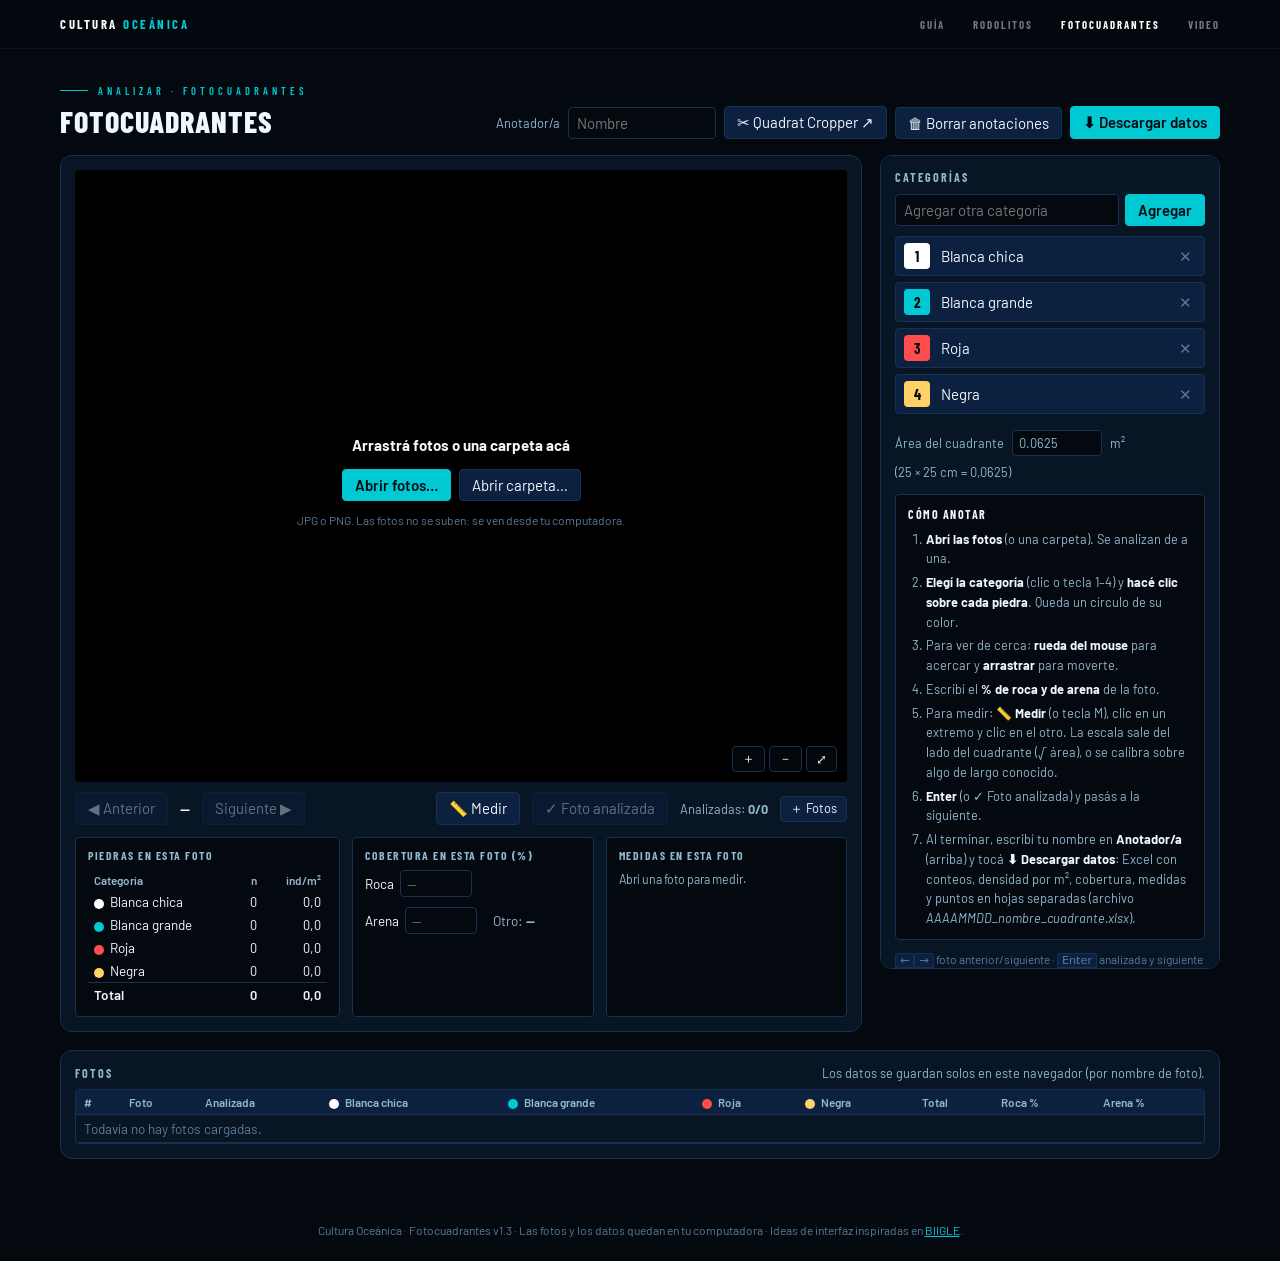
<file: fotocuadrantes/index.html>
<!DOCTYPE html>
<html lang="es">
<head>
<meta charset="UTF-8">
<meta name="viewport" content="width=device-width, initial-scale=1.0">
<title>Fotocuadrantes · Cultura Oceánica</title>
<meta name="description" content="Contá piedras y anotá la cobertura de roca y arena en fotocuadrantes, desde el navegador. Las fotos no se suben. Descarga en Excel.">
<link rel="stylesheet" href="/assets/co-theme.css">
<style>
/* ============================================================
   FOTOCUADRANTES — conteo y cobertura en fotocuadrantes
   Las fotos se leen del disco (URL.createObjectURL): nunca se suben.
   Puntos y coberturas se guardan en localStorage por nombre de foto.
   ============================================================ */
:root { --fq-panel: var(--co-navy-mid); --fq-line: var(--co-navy-border); --fq-ok: #52c98a; }
* { box-sizing: border-box; }
html, body { margin: 0; background: var(--co-navy); color: var(--co-white); font-family: var(--co-font-body); font-size: 15px; }
a { color: var(--co-teal); }
button, input, select { font: inherit; color: inherit; }
button { cursor: pointer; }
.btn { background: var(--co-navy-light); border: 1px solid var(--fq-line); border-radius: var(--co-radius);
  padding: 6px 12px; color: var(--co-white); text-decoration: none; display: inline-flex; align-items: center; gap: 6px;
  transition: background var(--co-transition), border-color var(--co-transition); }
.btn:hover { border-color: var(--co-teal); }
.btn.primary { background: var(--co-teal); color: var(--co-navy); border-color: var(--co-teal); font-weight: 600; }
.btn.primary:hover { background: #33d6df; }
.btn.ok { background: var(--fq-ok); border-color: var(--fq-ok); color: var(--co-navy); font-weight: 600; }
#btnReset:hover { border-color: var(--co-error); color: var(--co-error); }
.btn.sm { padding: 3px 9px; font-size: .85rem; }
.btn:disabled { opacity: .4; cursor: default; }
input[type=text], input[type=number], select { background: var(--co-navy); border: 1px solid var(--fq-line);
  border-radius: var(--co-radius); padding: 6px 8px; }
input:focus, select:focus { outline: none; border-color: var(--co-teal); }

main { padding: 84px var(--co-pad-x) 40px; max-width: 1500px; margin: 0 auto; }
.head { display: flex; flex-wrap: wrap; align-items: end; justify-content: space-between; gap: 12px 24px; margin-bottom: 16px; }
.head h1 { font-family: var(--co-font-display); font-weight: 800; letter-spacing: 1px; text-transform: uppercase; font-size: 2rem; margin: 6px 0 0; }
.head-actions { display: flex; flex-wrap: wrap; gap: 8px; align-items: center; }
.head-actions label { color: var(--co-text-dim); font-size: .85rem; }

.layout { display: grid; grid-template-columns: minmax(0, 1fr) 340px; gap: 18px; }
@media (max-width: 1000px) { .layout { grid-template-columns: 1fr; } }
.panel { background: var(--fq-panel); border: 1px solid var(--fq-line); border-radius: var(--co-radius-lg); padding: 14px; }
aside.panel { position: sticky; top: 70px; align-self: start; max-height: calc(100vh - 86px); overflow: auto; }
@media (max-width: 1000px) { aside.panel { position: static; max-height: none; } }
.panel h2 { font-family: var(--co-font-display); text-transform: uppercase; letter-spacing: 2px; font-size: .8rem;
  color: var(--co-text-dim); margin: 0 0 10px; font-weight: 700; }
.panel h2 + h2, .panel .sec { margin-top: 16px; }
@media (max-width: 640px) { .sitenav-links a:not(.active) { display: none; } }

/* photo stage with zoom / pan */
.stage { position: relative; background: #000; border-radius: var(--co-radius); overflow: hidden; height: min(68vh, 760px);
  display: flex; align-items: center; justify-content: center; touch-action: none; }
.stage img { position: absolute; left: 0; top: 0; transform-origin: 0 0; user-select: none; -webkit-user-drag: none; display: none; max-width: none; }
.stage.has-photo img { display: block; }
.stage.armed { cursor: crosshair; }
.stage.panning { cursor: grabbing; }
.drop { text-align: center; color: var(--co-text-dim); padding: 30px; }
.drop b { color: var(--co-white); }
.drop .row { display: flex; gap: 8px; justify-content: center; flex-wrap: wrap; }
.stage.has-photo .drop { display: none; }
.stage.dragover { outline: 2px dashed var(--co-teal); outline-offset: -8px; }
.pts { position: absolute; inset: 0; pointer-events: none; }
.meas { position: absolute; inset: 0; width: 100%; height: 100%; pointer-events: none; overflow: visible; }
.meas line { stroke: #ffe14d; stroke-width: 2.5; }
.meas line.halo { stroke: rgba(0,0,0,.7); stroke-width: 5; }
.meas line.cal { stroke: #ff8fab; }
.meas line.sel { stroke: #fff; }
.meas circle { fill: #ffe14d; stroke: rgba(0,0,0,.7); stroke-width: 1.5; }
.meas text { fill: #fff; font: 600 13px var(--co-font-body); paint-order: stroke; stroke: rgba(0,0,0,.8); stroke-width: 3px; }
.stage.measuring { cursor: crosshair; }
.btn.on { background: #ffe14d; border-color: #ffe14d; color: var(--co-navy); font-weight: 600; }
.mlist { width: 100%; border-collapse: collapse; font-size: .88rem; margin-top: 6px; }
.mlist td { padding: 2px 6px; font-variant-numeric: tabular-nums; }
.mlist td.num { text-align: right; }
.mlist .x { background: none; border: none; color: var(--co-muted); }
.mlist .x:hover { color: var(--co-error); }
.scaleinfo { font-size: .82rem; color: var(--co-text-dim); line-height: 1.5; }
.scaleinfo b { color: var(--co-white); }
.pt { position: absolute; width: 22px; height: 22px; margin: -11px 0 0 -11px; border-radius: 50%; border: 3px solid;
  background: transparent; pointer-events: auto; cursor: pointer; box-shadow: 0 0 0 1px rgba(0,0,0,.6), inset 0 0 0 1px rgba(0,0,0,.6); }
.pt.sel { width: 30px; height: 30px; margin: -15px 0 0 -15px; border-width: 4px; box-shadow: 0 0 0 2px #fff, inset 0 0 0 1px rgba(0,0,0,.6); }
.pts.marking .pt { pointer-events: none; }
.zoombox { position: absolute; right: 10px; bottom: 10px; display: flex; gap: 4px; }
.zoombox .btn { background: rgba(4,9,15,.75); }
.donetag { position: absolute; top: 10px; left: 10px; padding: 4px 10px; border-radius: 4px; background: var(--fq-ok); color: var(--co-navy);
  font-family: var(--co-font-display); font-weight: 700; letter-spacing: 1px; display: none; pointer-events: none; }
.stage.done .donetag { display: block; }
.flash { position: absolute; top: 12px; left: 50%; transform: translateX(-50%); padding: 6px 14px; border-radius: 20px;
  font-weight: 600; color: var(--co-navy); opacity: 0; transition: opacity .25s; pointer-events: none; white-space: nowrap; }
.flash.on { opacity: 1; }

/* navigation + per-photo data */
.nav { display: flex; flex-wrap: wrap; gap: 8px 12px; align-items: center; margin-top: 10px; }
.nav .cur { font-variant-numeric: tabular-nums; color: var(--co-white); font-weight: 600; }
.nav .fname { color: var(--co-text-dim); font-size: .85rem; overflow: hidden; text-overflow: ellipsis; white-space: nowrap; max-width: 40ch; }
.nav .grow { flex: 1; }
.photodata { display: grid; grid-template-columns: 1.1fr 1fr 1fr; gap: 12px; margin-top: 12px; }
@media (max-width: 1200px) { .photodata { grid-template-columns: 1fr 1fr; } }
@media (max-width: 760px) { .photodata { grid-template-columns: 1fr; } }
.box { border: 1px solid var(--fq-line); border-radius: var(--co-radius); background: var(--co-navy); padding: 10px 12px; }
.box h3 { margin: 0 0 8px; font-size: .78rem; font-family: var(--co-font-display); letter-spacing: 1.5px; text-transform: uppercase; color: var(--co-text-dim); }
.counts { width: 100%; border-collapse: collapse; font-size: .9rem; }
.counts td, .counts th { padding: 3px 6px; text-align: right; font-variant-numeric: tabular-nums; }
.counts th { color: var(--co-text-dim); font-weight: 600; font-size: .78rem; }
.counts td:first-child, .counts th:first-child { text-align: left; }
.counts tr.tot td { border-top: 1px solid var(--fq-line); font-weight: 600; }
.cover { display: flex; flex-wrap: wrap; gap: 10px 16px; align-items: center; font-size: .9rem; }
.cover label { display: inline-flex; gap: 6px; align-items: center; }
.cover input { width: 72px; padding: 4px 6px; }
.cover .other { color: var(--co-text-dim); }
.cover .warn { color: var(--co-warm); font-size: .85rem; width: 100%; }
.dot { display: inline-block; width: 10px; height: 10px; border-radius: 50%; margin-right: 6px; vertical-align: middle; }

/* categories */
.cat-add { display: grid; grid-template-columns: 1fr auto; gap: 6px; margin-bottom: 10px; }
.cat-add input { min-width: 0; }
.cats { display: flex; flex-direction: column; gap: 6px; }
.cat { display: grid; grid-template-columns: 26px 1fr auto auto; gap: 6px; align-items: center;
  background: var(--co-navy-light); border: 1px solid var(--fq-line); border-radius: var(--co-radius); padding: 6px 8px; }
.cat.active { border-color: var(--co-teal); box-shadow: 0 0 0 1px var(--co-teal) inset; background: rgba(0,201,212,.12); }
.cat .key { display: inline-flex; align-items: center; justify-content: center; width: 26px; height: 26px; border-radius: 4px; border: none;
  font-weight: 700; color: var(--co-navy); font-family: var(--co-font-display); }
.cat .name { background: none; border: 1px solid transparent; padding: 2px 4px; text-align: left; overflow: hidden; text-overflow: ellipsis; white-space: nowrap; }
.cat .name:hover { border-color: var(--fq-line); }
.cat .n { color: var(--co-text-dim); font-variant-numeric: tabular-nums; min-width: 2ch; text-align: right; }
.cat .del { background: none; border: none; color: var(--co-muted); padding: 2px 4px; }
.cat .del:hover { color: var(--co-error); }
.setting { display: flex; gap: 8px; align-items: center; font-size: .85rem; color: var(--co-text-dim); flex-wrap: wrap; }
.setting input { width: 90px; padding: 4px 6px; }
.howto { margin: 14px 0 0; padding: 10px 12px; border-radius: var(--co-radius); background: var(--co-navy); border: 1px solid var(--fq-line);
  font-size: .85rem; color: var(--co-text-dim); line-height: 1.55; }
.howto h3 { margin: 0 0 6px; font-size: .8rem; font-family: var(--co-font-display); letter-spacing: 1.5px; text-transform: uppercase; color: var(--co-white); }
.howto ol { margin: 0; padding-left: 18px; }
.howto li + li { margin-top: 4px; }
.howto b { color: var(--co-white); }
.hint { color: var(--co-muted); font-size: .8rem; margin: 10px 0 0; line-height: 1.6; }
kbd { background: var(--co-navy-light); border: 1px solid var(--fq-line); border-bottom-width: 2px; border-radius: 3px;
  padding: 0 4px; font-size: .75rem; font-family: var(--co-font-system); }
.cropper-card { margin-top: 16px; padding: 10px 12px; border-radius: var(--co-radius); border: 1px solid var(--fq-line); font-size: .85rem; color: var(--co-text-dim); }
.cropper-card b { color: var(--co-white); }
.cropper-card .btn { margin-top: 8px; }

/* photo list */
.list-panel { margin-top: 18px; }
.list-head { display: flex; justify-content: space-between; align-items: center; gap: 10px; flex-wrap: wrap; }
.list-head h2 { margin: 0; }
.tablewrap { max-height: 360px; overflow: auto; margin-top: 8px; border: 1px solid var(--fq-line); border-radius: var(--co-radius); }
table.list { width: 100%; border-collapse: collapse; font-size: .88rem; }
table.list th, table.list td { padding: 5px 8px; border-bottom: 1px solid var(--fq-line); text-align: left; white-space: nowrap; }
table.list th { position: sticky; top: 0; background: var(--co-navy-light); font-weight: 600; color: var(--co-text-dim); font-size: .78rem; z-index: 1; }
table.list td.num { text-align: right; font-variant-numeric: tabular-nums; }
table.list tr { cursor: pointer; }
table.list tr:hover td { background: rgba(255,255,255,.03); }
table.list tr.cur td { background: rgba(0,201,212,.15); }
.ok { color: var(--fq-ok); }
.status { color: var(--co-text-dim); font-size: .85rem; }
.empty { color: var(--co-muted); font-size: .9rem; }
footer.fq-foot { padding: 24px var(--co-pad-x); color: var(--co-muted); font-size: .8rem; text-align: center; }
.sr { position: absolute; width: 1px; height: 1px; overflow: hidden; clip: rect(0 0 0 0); }
</style>
</head>
<body>

<nav class="sitenav">
  <a class="sitenav-brand" href="/">CULTURA <span>OCEÁNICA</span></a>
  <div class="sitenav-links">
    <a href="/guia/">Guía</a>
    <a href="/rodolitos/">Rodolitos</a>
    <a href="/fotocuadrantes/" class="active">Fotocuadrantes</a>
    <a href="/videotransecta/">Video</a>
  </div>
</nav>

<main>
  <div class="head">
    <div>
      <span class="co-eyebrow">Analizar · Fotocuadrantes</span>
      <h1>Fotocuadrantes</h1>
    </div>
    <div class="head-actions">
      <label for="annotator">Anotador/a</label>
      <input type="text" id="annotator" placeholder="Nombre" size="14">
      <a class="btn" href="/fotocuadrantes/cropper/" target="_blank" rel="noopener" title="Recortar el cuadrante de las fotos antes de analizarlas (se abre en otra pestaña)">✂ Quadrat Cropper ↗</a>
      <button class="btn" id="btnReset" type="button" title="Borrar los puntos, coberturas y fotos analizadas guardados en este navegador (las categorías quedan)">🗑 Borrar anotaciones</button>
      <button class="btn primary" id="btnExport" type="button" title="Excel con hojas de conteos, densidad, cobertura y puntos">⬇ Descargar datos</button>
    </div>
  </div>

  <div class="layout">
    <section class="panel" aria-label="Foto">
      <div class="stage" id="stage">
        <img id="photo" alt="">
        <div class="drop">
          <p><b>Arrastrá fotos o una carpeta acá</b></p>
          <div class="row">
            <button class="btn primary" id="btnOpen" type="button">Abrir fotos…</button>
            <button class="btn" id="btnOpenDir" type="button">Abrir carpeta…</button>
          </div>
          <p class="hint">JPG o PNG. Las fotos no se suben: se ven desde tu computadora.</p>
        </div>
        <svg class="meas" id="meas"></svg>
        <div class="pts" id="pts"></div>
        <div class="donetag">✓ ANALIZADA</div>
        <div class="zoombox" id="zoombox" hidden>
          <button class="btn sm" id="zIn" type="button" title="Acercar (+ o rueda del mouse)">＋</button>
          <button class="btn sm" id="zOut" type="button" title="Alejar (−)">－</button>
          <button class="btn sm" id="zFit" type="button" title="Ver la foto entera (0)">⤢</button>
        </div>
        <div class="flash" id="flash"></div>
      </div>
      <input type="file" id="fileInput" accept="image/*" multiple hidden>
      <input type="file" id="dirInput" webkitdirectory multiple hidden>

      <div class="nav">
        <button class="btn" id="bPrev" type="button" title="Foto anterior (←)">◀ Anterior</button>
        <span class="cur" id="curIdx">—</span>
        <button class="btn" id="bNext" type="button" title="Foto siguiente (→)">Siguiente ▶</button>
        <span class="fname" id="fname"></span>
        <span class="grow"></span>
        <button class="btn" id="bMeasure" type="button" title="Medir distancias: clic en un extremo y clic en el otro (M)">📏 Medir</button>
        <button class="btn" id="bDone" type="button" title="Marcar la foto como analizada y pasar a la siguiente (Enter)">✓ Foto analizada</button>
        <span class="status">Analizadas: <b id="doneN">0/0</b></span>
        <button class="btn sm" id="bMore" type="button" title="Agregar más fotos">＋ Fotos</button>
      </div>

      <div class="photodata">
        <div class="box">
          <h3>Piedras en esta foto</h3>
          <table class="counts" id="counts"></table>
        </div>
        <div class="box">
          <h3>Cobertura en esta foto (%)</h3>
          <div class="cover">
            <label>Roca <input type="number" id="cRoca" min="0" max="100" step="5" placeholder="—"></label>
            <label>Arena <input type="number" id="cArena" min="0" max="100" step="5" placeholder="—"></label>
            <span class="other">Otro: <b id="cOtro">—</b></span>
            <span class="warn" id="cWarn"></span>
          </div>
        </div>
        <div class="box">
          <h3>Medidas en esta foto</h3>
          <div class="scaleinfo" id="scaleInfo"></div>
          <table class="mlist" id="mlist"></table>
        </div>
      </div>
    </section>

    <aside class="panel" aria-label="Categorías">
      <h2>Categorías</h2>
      <form class="cat-add" id="catForm">
        <label class="sr" for="catName">Nueva categoría</label>
        <input type="text" id="catName" placeholder="Agregar otra categoría" autocomplete="off">
        <button class="btn primary" type="submit">Agregar</button>
      </form>
      <div class="cats" id="cats"></div>

      <div class="setting sec">
        <label for="area">Área del cuadrante</label>
        <input type="number" id="area" min="0.0001" step="0.0001" value="0.0625"> m²
        <span>(25 × 25 cm = 0,0625)</span>
      </div>

      <div class="howto">
        <h3>Cómo anotar</h3>
        <ol>
          <li><b>Abrí las fotos</b> (o una carpeta). Se analizan de a una.</li>
          <li><b>Elegí la categoría</b> (clic o tecla 1–4) y <b>hacé clic sobre cada piedra</b>. Queda un círculo de su color.</li>
          <li>Para ver de cerca: <b>rueda del mouse</b> para acercar y <b>arrastrar</b> para moverte.</li>
          <li>Escribí el <b>% de roca y de arena</b> de la foto.</li>
          <li>Para medir: <b>📏 Medir</b> (o tecla M), clic en un extremo y clic en el otro. La escala sale del lado del cuadrante (√ área), o se calibra sobre algo de largo conocido.</li>
          <li><b>Enter</b> (o ✓ Foto analizada) y pasás a la siguiente.</li>
          <li>Al terminar, escribí tu nombre en <b>Anotador/a</b> (arriba) y tocá <b>⬇ Descargar datos</b>: Excel con conteos, densidad por m², cobertura, medidas y puntos en hojas separadas (archivo <i>AAAAMMDD_nombre_cuadrante.xlsx</i>).</li>
        </ol>
      </div>
      <p class="hint">
        <kbd>←</kbd><kbd>→</kbd> foto anterior/siguiente · <kbd>Enter</kbd> analizada y siguiente · <kbd>+</kbd><kbd>−</kbd><kbd>0</kbd> zoom ·
        <kbd>Ctrl</kbd>+<kbd>Z</kbd> deshacer · <kbd>Supr</kbd> borrar punto elegido · <kbd>M</kbd> medir · <kbd>Esc</kbd> soltar categoría / salir de medir · doble clic en el nombre = renombrar
      </p>

      <div class="cropper-card">
        ¿Las fotos tienen todavía el marco y bordes? Recortá primero el cuadrante con el <b>Quadrat Cropper</b> y analizá los recortes acá.<br>
        <a class="btn sm" href="/fotocuadrantes/cropper/" target="_blank" rel="noopener">✂ Abrir Quadrat Cropper ↗</a>
      </div>
    </aside>
  </div>

  <section class="panel list-panel" aria-label="Fotos">
    <div class="list-head">
      <h2>Fotos <span class="status" id="listCount"></span></h2>
      <span class="status">Los datos se guardan solos en este navegador (por nombre de foto).</span>
    </div>
    <div class="tablewrap">
      <table class="list">
        <thead id="listHead"></thead>
        <tbody id="listBody"></tbody>
      </table>
    </div>
  </section>
</main>

<footer class="fq-foot">
  Cultura Oceánica · Fotocuadrantes v1.3 · Las fotos y los datos quedan en tu computadora ·
  Ideas de interfaz inspiradas en <a href="https://biigle.de" target="_blank" rel="noopener">BIIGLE</a>.
</footer>

<script src="app.js?v=1.3"></script>
</body>
</html>
</file>
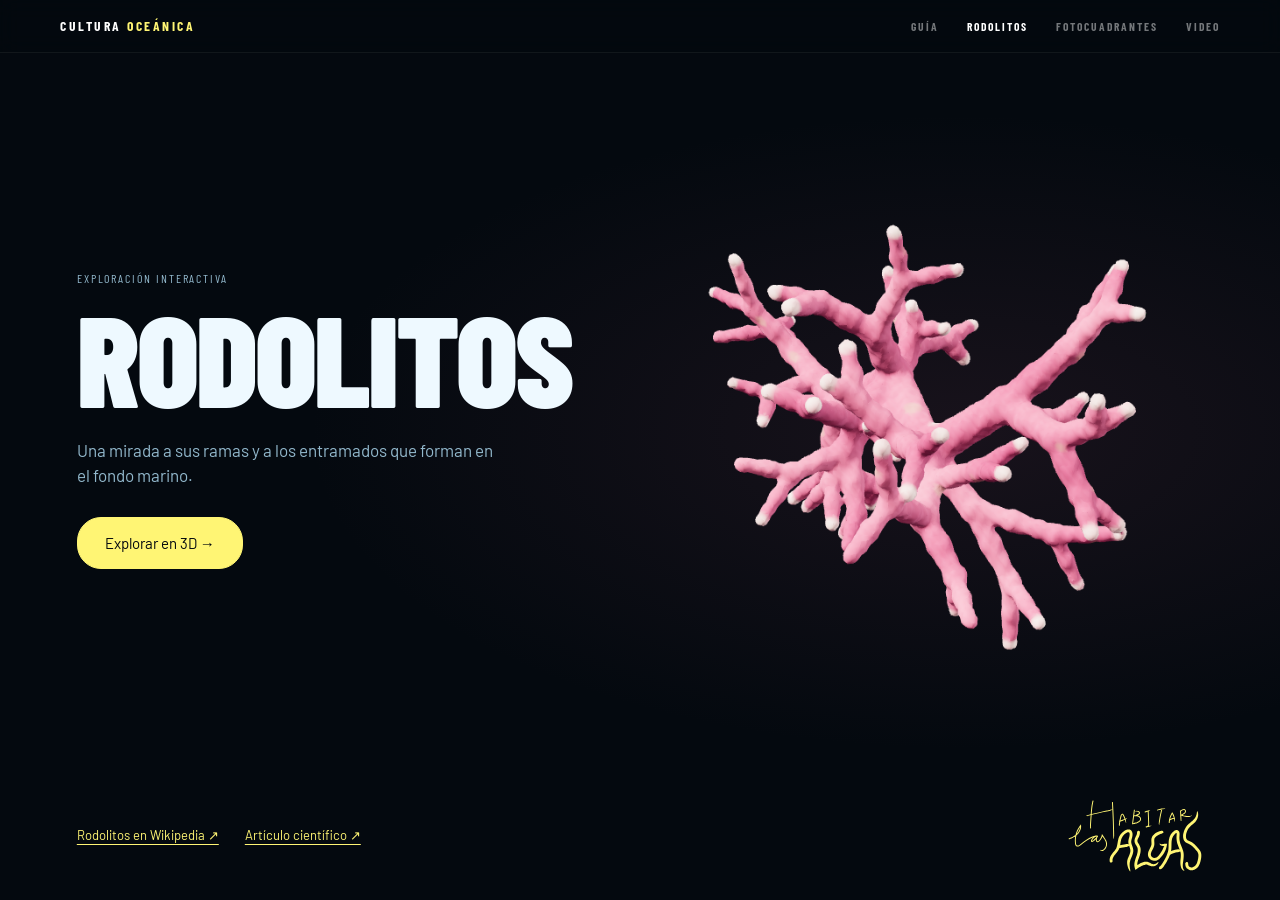
<file: rodolitos/index.html>
<!doctype html>
<html lang="es">
<head>
<meta charset="utf-8"><meta name="viewport" content="width=device-width,initial-scale=1">
<title>Rodolitos · Habitar las Algas</title>
<link rel="canonical" href="https://culturaoceanica.org/rodolitos/">
<meta name="description" content="Explorá un rodolito ramificado en 3D, observá el entramado de un campo y comparalo con una fotografía del ambiente natural.">
<!-- Design system compartido — culturaoceanica.org -->
<link rel="stylesheet" href="/assets/co-theme.css">
<style>
/* ================================================
   TOKENS — Rodolitos · Habitar las Algas
   Remapeo de variables locales → sistema co-theme
   Para cambiar colores globales: editar /assets/co-theme.css
================================================ */
:root {
  color-scheme: dark;
  --bg:     var(--co-navy);
  --panel:  var(--co-navy-mid);
  --ink:    var(--co-white);
  --muted:  var(--co-text-dim);
  --brand:  #fff574;              /* amarillo del logo Habitar las Algas — solo rodolitos */
  --border: var(--co-navy-border);
  --pink:   #dba0b4;              /* color específico rodolitos — sin cambio */
  /* En rodolitos el acento de la nav también es amarillo */
  --co-teal: #fff574;
}
*{box-sizing:border-box}body{margin:0;background:var(--bg);color:var(--ink);font:400 15px/1.5 var(--co-font-body)}button,a{-webkit-tap-highlight-color:transparent}button{font:inherit;cursor:pointer}button:disabled{cursor:wait;opacity:.7}button:focus-visible,a:focus-visible,canvas:focus-visible{outline:2px solid var(--brand);outline-offset:4px}a{color:var(--brand);text-underline-offset:4px}button{border:1px solid var(--border);border-radius:24px;background:var(--panel);color:var(--ink);padding:10px 17px;min-height:44px}button:hover{border-color:var(--brand)}button.active,button[aria-pressed=true]{color:var(--bg);background:var(--brand);border-color:var(--brand)}.primary{background:var(--brand);color:var(--bg);border-color:var(--brand);padding:14px 27px}.brand{display:block;width:136px;height:76px;object-fit:contain}.links{display:flex;flex-wrap:wrap;gap:12px 26px}.links a{font-size:13px}h1,h2,p{margin:0}h1,h2{font-weight:700;font-family:var(--co-font-display)}.eyebrow{font-family:var(--co-font-display);font-size:12px;letter-spacing:.16em;text-transform:uppercase;color:var(--muted)}[hidden]{display:none!important}
#entry{min-height:680px;height:100dvh;max-width:1440px;margin:auto;display:flex;flex-direction:column;padding:76px 6% 26px;background:radial-gradient(ellipse at 75% 48%,#60334738,transparent 48%)}.entry-content{flex:1;display:grid;grid-template-columns:1fr 1fr;gap:24px;align-items:center;padding:12px 0}.entry-copy{max-width:540px}.entry-copy h1{font-family:var(--co-font-display);font-size:clamp(4rem,10vw,8rem);line-height:.88;margin:14px 0 24px;letter-spacing:-3px;text-transform:uppercase;font-weight:900;color:#eef9ff}.entry-copy p{font-size:17px;max-width:420px;color:var(--muted)}.entry-copy .primary{margin-top:28px}.entry-art{width:100%;max-height:460px;object-fit:contain}.entry-bottom{display:flex;gap:20px;align-items:center;justify-content:space-between;flex-wrap:wrap}.small{font-size:12px;color:var(--muted)}#status{min-height:24px;margin-top:12px;font-size:13px;color:var(--muted)}
#app{height:100dvh;min-height:680px;display:grid;grid-template-rows:auto minmax(240px,1fr) auto;position:relative}.app-header{padding:68px 24px 0;display:flex;align-items:center;gap:22px}.app-header .brand{width:103px;height:58px}.app-heading{flex:1}.app-heading h1{font-size:23px}.app-heading p{font-size:12px;color:var(--muted);margin-top:3px}.quiet{background:transparent;border-color:transparent;font-size:13px;padding:9px 12px}.stage{position:relative;min-height:0;overflow:hidden}.stage canvas{display:block;width:100%;height:100%;touch-action:none}.zoom{position:absolute;right:20px;bottom:16px;display:flex;gap:6px}.zoom button{width:44px;padding:7px;font:23px var(--co-font-system);background:rgba(7,21,37,.85)}.stage-label{position:absolute;left:24px;bottom:18px;pointer-events:none;color:var(--muted);font-size:12px}.app-footer{padding:6px 24px 18px;display:flex;flex-direction:column;gap:13px}.toolbar{display:flex;justify-content:space-between;gap:12px;flex-wrap:wrap}.controls{display:flex;gap:7px;flex-wrap:wrap}.sources{display:flex;justify-content:space-between;gap:14px;flex-wrap:wrap;align-items:center}.sources .links{gap:9px 20px}.disclaimer{max-width:590px;font-size:11px;color:var(--muted)}.toolbar button{font-size:13px}.photo-action{border-color:#9b7b87;color:#f0cbd6;background:#352932}
#photoDialog{max-width:1000px;width:calc(100% - 32px);max-height:94dvh;overflow:auto;padding:20px;border:1px solid var(--border);border-radius:14px;background:var(--bg);color:var(--ink)}#photoDialog::backdrop{background:#000b}.dialog-top{display:flex;gap:16px;justify-content:space-between;align-items:center;margin-bottom:14px}.dialog-top h2{font-size:21px}.dialog-top button{flex-shrink:0}.photo-wrap{min-height:150px;display:flex;align-items:center;justify-content:center;background:var(--panel);border-radius:6px;overflow:hidden}.photo-wrap img{display:block;width:100%;height:auto;max-height:62dvh;object-fit:contain}figcaption{font-size:12px;color:var(--muted);margin-top:12px}figure{margin:0}.dialog-links{margin-top:12px}.error{color:#f3b4b4!important}
@media(max-width:640px){#entry{padding:66px 22px 18px;min-height:710px}.brand{width:110px;height:61px}.entry-content{grid-template-columns:1fr;gap:0;padding:12px 0}.entry-copy h1{font-size:clamp(3rem,14vw,5rem);margin:10px 0 16px}.app-header{padding:54px 14px 0}.entry-copy p{font-size:15px}.entry-copy .primary{margin-top:20px}.entry-art{max-height:225px;grid-row:2}.entry-bottom{gap:12px}.app-header{padding:12px 14px 0;gap:12px}.app-header .brand{width:76px;height:46px}.app-heading h1{font-size:19px}.app-heading p{font-size:11px}.quiet{font-size:12px;padding:8px}.app-footer{padding:4px 14px 14px;gap:11px}.toolbar{gap:8px}.toolbar button{font-size:12px;padding:9px 12px}.controls{gap:6px}.sources{gap:9px}.disclaimer{font-size:10px}.stage-label{left:14px;bottom:18px;max-width:58%;font-size:11px}.zoom{right:14px}.dialog-top h2{font-size:18px}.dialog-top{gap:8px}#photoDialog{padding:14px}.links a{font-size:12px}}
@media(prefers-reduced-motion:reduce){*{scroll-behavior:auto}}
</style>
</head>
<body>
<nav class="sitenav">
  <a class="sitenav-brand" href="/">CULTURA <span>OCEÁNICA</span></a>
  <div class="sitenav-links">
    <a href="/guia/">Guía</a>
    <a href="/rodolitos/" class="active">Rodolitos</a>
    <a href="/fotocuadrantes/">Fotocuadrantes</a>
    <a href="/videotransecta/">Video</a>
  </div>
</nav>
<section id="entry" aria-labelledby="entry-title">
<div class="entry-content"><div class="entry-copy"><div class="eyebrow">EXPLORACIÓN INTERACTIVA</div><h1 id="entry-title">Rodolitos</h1><p>Una mirada a sus ramas y a los entramados que forman en el fondo marino.</p><button class="primary" id="enter">Explorar en 3D →</button><div id="status" role="status" aria-live="polite"></div></div><img class="entry-art" src="assets/rodolito-portada.png" alt="Reconstrucción de un rodolito rosado con ramificaciones irregulares y puntas claras"></div>
<div class="entry-bottom"><div class="links"><a href="https://es.wikipedia.org/wiki/Rodolitos" target="_blank" rel="noopener noreferrer">Rodolitos en Wikipedia ↗</a><a href="https://www.mdpi.com/1424-2818/18/7/402" target="_blank" rel="noopener noreferrer">Artículo científico ↗</a></div><img class="brand" src="assets/logo-habitar-algas.svg" alt="Habitar las Algas"></div>
</section>
<main id="app" hidden aria-label="Explorador de rodolitos en tres dimensiones">
<header class="app-header"><img class="brand" src="assets/logo-habitar-algas.svg" alt="Habitar las Algas"><div class="app-heading"><h1>Rodolito fruticoso</h1><p>Arrastrá para girar · Pellizcá o usá + / − para acercarte</p></div><button class="quiet" id="home">Volver al inicio</button></header>
<div class="stage" id="view"><div class="stage-label" id="sceneLabel" aria-live="polite">Individuo · Ramificaciones en tres dimensiones</div><div class="zoom" aria-label="Acercamiento"><button id="zoomIn" aria-label="Acercar">+</button><button id="zoomOut" aria-label="Alejar">−</button></div></div>
<footer class="app-footer"><div class="toolbar"><div class="controls" aria-label="Vista del modelo"><button id="one" aria-pressed="true">Individuo</button><button id="bed" aria-pressed="false">Campo de rodolitos</button><button id="spin" aria-pressed="false">Giro automático</button><button id="reset">Restablecer vista</button></div><div class="controls"><button class="photo-action" id="photo">Ver foto en su ambiente</button><button id="png">Guardar imagen</button></div></div><div class="sources"><nav class="links" aria-label="Para conocer más"><a href="https://es.wikipedia.org/wiki/Rodolitos" target="_blank" rel="noopener noreferrer">Wikipedia ↗</a><a href="https://www.mdpi.com/1424-2818/18/7/402" target="_blank" rel="noopener noreferrer" title="Rhodolith/Maërl Bed Coexisting with a Macrocystis pyrifera Kelp Forest in the Beagle Channel (Onashaga, Argentina)">Artículo científico · Diversity ↗</a></nav><p class="disclaimer">Reconstrucción interpretativa a partir de fotografías, sin escala calibrada. El campo ilustra el entramado de ramas; no simula su crecimiento.</p></div></footer>
</main>
<dialog id="photoDialog" aria-labelledby="photo-title"><div class="dialog-top"><h2 id="photo-title">Rodolitos en su ambiente</h2><button id="closePhoto" aria-label="Cerrar fotografía">Cerrar ×</button></div><figure><div class="photo-wrap"><img id="habitatPhoto" alt="Detalle de rodolitos fruticosos rosados y ramificados en el Canal Beagle, Tierra del Fuego, Argentina." referrerpolicy="no-referrer"></div><p id="photoError" hidden class="error small">No se pudo cargar la foto. Podés abrirla con el enlace a Wikipedia.</p><figcaption>Canal Beagle, Tierra del Fuego, Argentina. Fotografía: <a href="https://commons.wikimedia.org/wiki/User:BravoGonzalo" target="_blank" rel="noopener noreferrer">BravoGonzalo</a> · Wikimedia Commons · <a href="https://creativecommons.org/licenses/by-sa/4.0" target="_blank" rel="noopener noreferrer">CC BY-SA 4.0</a>. Imagen sin modificar.</figcaption></figure><div class="links dialog-links"><a href="https://es.wikipedia.org/wiki/Rodolitos#/media/Archivo:Rodolitos.jpg" target="_blank" rel="noopener noreferrer">Ver fotografía en Wikipedia ↗</a><a href="https://commons.wikimedia.org/wiki/File:Rodolitos.jpg" target="_blank" rel="noopener noreferrer">Ficha y créditos ↗</a></div></dialog>
<script src="assets/app.js"></script>
</body></html>
</file>
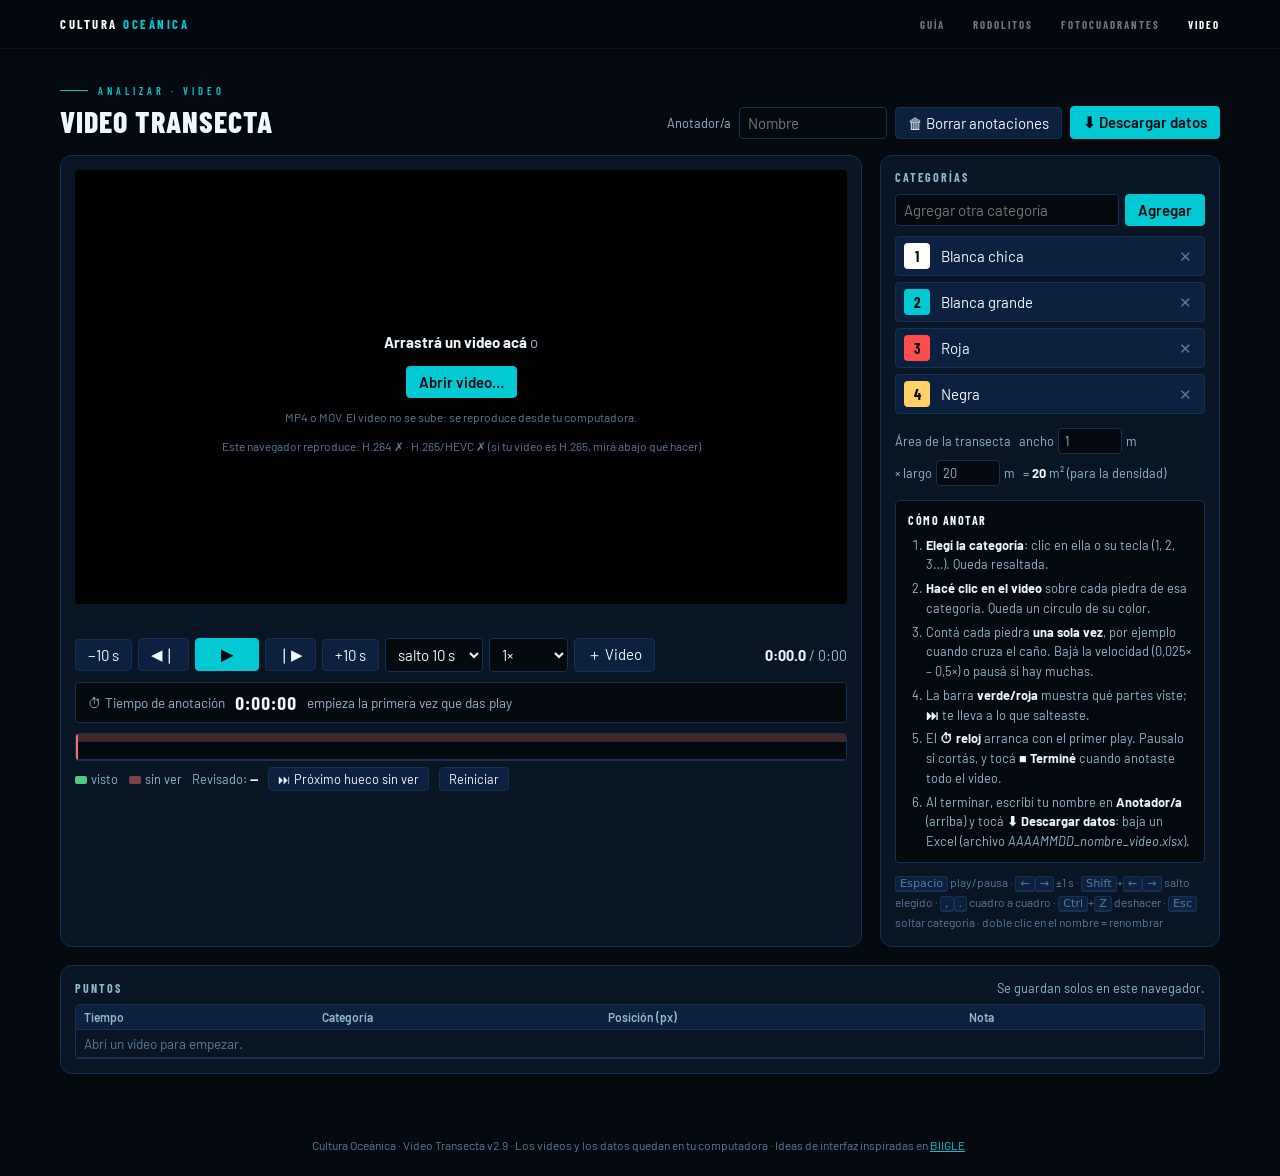
<file: videotransecta/index.html>
<!DOCTYPE html>
<html lang="es">
<head>
<meta charset="UTF-8">
<meta name="viewport" content="width=device-width, initial-scale=1.0">
<title>Video Transecta · Cultura Oceánica</title>
<meta name="description" content="Contá piedras u otros objetos en video transectas desde el navegador y descargá los datos en Excel. Los videos no se suben.">
<link rel="stylesheet" href="/assets/co-theme.css">
<style>
/* ============================================================
   VIDEO TRANSECTA — conteo en video transectas, en el navegador
   - Cuadros de muestreo: N cuadros equidistantes entre el inicio y el
     fin de la transecta; en cada uno se cuenta todo (categorías "por cuadro").
   - Conteo continuo: categorías que se cuentan mientras corre el video.
   Los videos se leen del disco (URL.createObjectURL): nunca se suben.
   Todo se guarda en localStorage y se exporta en CSV.
   ============================================================ */
:root { --vt-panel: var(--co-navy-mid); --vt-line: var(--co-navy-border); --vt-ok: #52c98a; }
* { box-sizing: border-box; }
html, body { margin: 0; background: var(--co-navy); color: var(--co-white); font-family: var(--co-font-body); font-size: 15px; }
a { color: var(--co-teal); }
button, input, select { font: inherit; color: inherit; }
button { cursor: pointer; }
.btn { background: var(--co-navy-light); border: 1px solid var(--vt-line); border-radius: var(--co-radius);
  padding: 6px 12px; color: var(--co-white); transition: background var(--co-transition), border-color var(--co-transition); }
.btn:hover { border-color: var(--co-teal); }
.btn.primary { background: var(--co-teal); color: var(--co-navy); border-color: var(--co-teal); font-weight: 600; }
.btn.primary:hover { background: #33d6df; }
.btn.ok { background: var(--vt-ok); border-color: var(--vt-ok); color: var(--co-navy); font-weight: 600; }
.btn.danger:hover, #btnReset:hover { border-color: var(--co-error); color: var(--co-error); }
.btn.sm { padding: 3px 9px; font-size: .85rem; }
.btn:disabled { opacity: .4; cursor: default; }
input[type=text], input[type=number], select { background: var(--co-navy); border: 1px solid var(--vt-line);
  border-radius: var(--co-radius); padding: 6px 8px; }
input:focus, select:focus { outline: none; border-color: var(--co-teal); }

main { padding: 84px var(--co-pad-x) 40px; max-width: 1500px; margin: 0 auto; }
.head { display: flex; flex-wrap: wrap; align-items: end; justify-content: space-between; gap: 12px 24px; margin-bottom: 16px; }
.head h1 { font-family: var(--co-font-display); font-weight: 800; letter-spacing: 1px; text-transform: uppercase; font-size: 2rem; margin: 6px 0 0; }
.head-actions { display: flex; flex-wrap: wrap; gap: 8px; align-items: center; }
.head-actions label { color: var(--co-text-dim); font-size: .85rem; }

.layout { display: grid; grid-template-columns: minmax(0, 1fr) 340px; gap: 18px; }
@media (max-width: 1000px) { .layout { grid-template-columns: 1fr; } }
.panel { background: var(--vt-panel); border: 1px solid var(--vt-line); border-radius: var(--co-radius-lg); padding: 14px; }
aside.panel { position: sticky; top: 70px; align-self: start; max-height: calc(100vh - 86px); overflow: auto; }
@media (max-width: 1000px) { aside.panel { position: static; max-height: none; } }
.panel h2 { font-family: var(--co-font-display); text-transform: uppercase; letter-spacing: 2px; font-size: .8rem;
  color: var(--co-text-dim); margin: 0 0 10px; font-weight: 700; }
.ann-panel { margin-top: 18px; }
@media (max-width: 640px) { .sitenav-links a:not(.active) { display: none; } .tablewrap { max-height: none; } }

/* video */
.stage { position: relative; background: #000; border-radius: var(--co-radius); overflow: hidden; aspect-ratio: 16/9;
  display: flex; align-items: center; justify-content: center; }
.stage video { width: 100%; height: 100%; object-fit: contain; display: none; }
.stage.has-video video { display: block; }
.stage.armed video { cursor: crosshair; }
.drop { text-align: center; color: var(--co-text-dim); padding: 30px; }
.drop b { color: var(--co-white); }
.stage.has-video .drop { display: none; }
.stage.dragover { outline: 2px dashed var(--co-teal); outline-offset: -8px; }
.pts { position: absolute; inset: 0; pointer-events: none; }
.pt { position: absolute; width: 26px; height: 26px; margin: -13px 0 0 -13px; border-radius: 50%; border: 3px solid;
  background: transparent; pointer-events: auto; cursor: pointer; box-shadow: 0 0 0 1px rgba(0,0,0,.55), inset 0 0 0 1px rgba(0,0,0,.55); }
.pt.sel { width: 34px; height: 34px; margin: -17px 0 0 -17px; border-width: 4px; box-shadow: 0 0 0 2px #fff, inset 0 0 0 1px rgba(0,0,0,.55); }
.pts.marking .pt { pointer-events: none; }          /* while marking, clicks go through: points can touch */
.flash { position: absolute; top: 12px; left: 50%; transform: translateX(-50%); padding: 6px 14px; border-radius: 20px;
  font-weight: 600; color: var(--co-navy); opacity: 0; transition: opacity .25s; pointer-events: none; white-space: nowrap; }
.flash.on { opacity: 1; }
.vname { margin: 8px 0 0; color: var(--co-text-dim); font-size: .85rem; min-height: 1.2em; }
.vname select { max-width: 100%; }
.controls { display: flex; flex-wrap: wrap; gap: 6px; align-items: center; margin-top: 10px; }
.controls .time { font-variant-numeric: tabular-nums; margin-left: auto; color: var(--co-text-dim); }
.controls .time b { color: var(--co-white); }


/* timeline */
.timeline { position: relative; margin-top: 10px; background: var(--co-navy); border: 1px solid var(--vt-line);
  border-radius: var(--co-radius); cursor: pointer; user-select: none; min-height: 26px; overflow: hidden; }
.tl-seen { position: relative; height: 8px; background: rgba(240,112,112,.28); border-bottom: 1px solid var(--vt-line); }
.tl-seen div { position: absolute; top: 0; bottom: 0; background: var(--vt-ok); }
.tl-axis { position: relative; height: 18px; border-bottom: 1px solid var(--vt-line); font-size: .7rem; color: var(--co-muted); }
.tl-axis span { position: absolute; top: 2px; transform: translateX(-50%); white-space: nowrap; }
.tl-lane { position: relative; height: 14px; border-bottom: 1px solid rgba(255,255,255,.03); }
.tl-mark { position: absolute; top: 2px; width: 3px; height: 10px; margin-left: -1px; border-radius: 1px; }
.tl-mark.sel { outline: 2px solid #fff; }
.tl-head { position: absolute; top: 0; bottom: 0; width: 2px; background: var(--co-error); pointer-events: none; }
.timer { display: flex; align-items: center; gap: 10px; flex-wrap: wrap; margin-top: 10px; padding: 8px 12px; border-radius: var(--co-radius);
  border: 1px solid var(--vt-line); background: var(--co-navy); font-size: .9rem; color: var(--co-text-dim); }
.timer .clock { font-family: var(--co-font-display); font-size: 1.25rem; font-weight: 700; color: var(--co-white); font-variant-numeric: tabular-nums; letter-spacing: 1px; }
.timer.running .clock { color: var(--co-teal); }
.timer.finished { border-color: var(--vt-ok); }
.timer.finished .clock { color: var(--vt-ok); }
.seenbar { display: flex; align-items: center; gap: 10px; flex-wrap: wrap; margin-top: 6px; font-size: .85rem; color: var(--co-text-dim); }
.seenbar b { color: var(--co-white); font-variant-numeric: tabular-nums; }
.sw { display: inline-block; width: 12px; height: 8px; border-radius: 2px; vertical-align: middle; margin-right: 4px; }

/* categories */
.cat-add { display: grid; grid-template-columns: 1fr auto; gap: 6px; margin-bottom: 10px; }
.cat-add input { min-width: 0; }
.cats { display: flex; flex-direction: column; gap: 6px; }
.cat { display: grid; grid-template-columns: 26px 1fr auto auto; gap: 6px; align-items: center;
  background: var(--co-navy-light); border: 1px solid var(--vt-line); border-radius: var(--co-radius); padding: 6px 8px; }
.cat.active { border-color: var(--co-teal); box-shadow: 0 0 0 1px var(--co-teal) inset; background: rgba(0,201,212,.12); }
.cat .key { display: inline-flex; align-items: center; justify-content: center; width: 26px; height: 26px; border-radius: 4px; border: none;
  font-weight: 700; color: var(--co-navy); font-family: var(--co-font-display); }
.cat .name { background: none; border: 1px solid transparent; padding: 2px 4px; text-align: left; overflow: hidden; text-overflow: ellipsis; white-space: nowrap; }
.cat .name:hover { border-color: var(--vt-line); }
.cat .n { color: var(--co-text-dim); font-variant-numeric: tabular-nums; min-width: 2ch; text-align: right; }
.cat .del { background: none; border: none; color: var(--co-muted); padding: 2px 4px; }
.cat .del:hover { color: var(--co-error); }
.empty { color: var(--co-muted); font-size: .9rem; }
.hint { color: var(--co-muted); font-size: .8rem; margin: 10px 0 0; line-height: 1.6; }
.setting { display: flex; flex-wrap: wrap; gap: 6px 8px; align-items: center; margin-top: 14px; font-size: .85rem; color: var(--co-text-dim); }
.setting input { width: 64px; padding: 4px 6px; }
.setting label { display: inline-flex; gap: 4px; align-items: center; }
.setting b { color: var(--co-white); }
.howto { margin: 14px 0 0; padding: 10px 12px; border-radius: var(--co-radius); background: var(--co-navy); border: 1px solid var(--vt-line);
  font-size: .85rem; color: var(--co-text-dim); line-height: 1.55; }
.howto h3 { margin: 0 0 6px; font-size: .8rem; font-family: var(--co-font-display); letter-spacing: 1.5px; text-transform: uppercase; color: var(--co-white); }
.howto ol { margin: 0; padding-left: 18px; }
.howto li + li { margin-top: 4px; }
.howto b { color: var(--co-white); }
kbd { background: var(--co-navy-light); border: 1px solid var(--vt-line); border-bottom-width: 2px; border-radius: 3px;
  padding: 0 4px; font-size: .75rem; font-family: var(--co-font-system); }

/* table */
.ann-head { display: flex; justify-content: space-between; align-items: center; gap: 10px; flex-wrap: wrap; }
.ann-head h2 { margin: 0; }
.tablewrap { max-height: 420px; overflow: auto; margin-top: 8px; border: 1px solid var(--vt-line); border-radius: var(--co-radius); }
table { width: 100%; border-collapse: collapse; font-size: .9rem; }
th, td { padding: 5px 8px; border-bottom: 1px solid var(--vt-line); text-align: left; }
th { position: sticky; top: 0; background: var(--co-navy-light); font-weight: 600; color: var(--co-text-dim); font-size: .8rem; z-index: 1; }
td.t { font-variant-numeric: tabular-nums; white-space: nowrap; }
td input[type=text] { width: 100%; min-width: 120px; padding: 3px 6px; }
td select { padding: 3px 6px; max-width: 170px; }
tr.near td { background: rgba(0, 201, 212, .08); }
tr.sel td { background: rgba(0, 201, 212, .18); }
.dot { display: inline-block; width: 10px; height: 10px; border-radius: 50%; margin-right: 6px; vertical-align: middle; }
.rowbtn { background: none; border: none; color: var(--co-text-dim); padding: 2px 5px; }
.rowbtn:hover { color: var(--co-teal); }
.rowbtn.x:hover { color: var(--co-error); }
.status { color: var(--co-text-dim); font-size: .85rem; }
.err { color: var(--co-warm); margin: 8px 0 0; font-size: .9rem; }
footer.vt-foot { padding: 24px var(--co-pad-x); color: var(--co-muted); font-size: .8rem; text-align: center; }
.sr { position: absolute; width: 1px; height: 1px; overflow: hidden; clip: rect(0 0 0 0); }
</style>
</head>
<body>

<nav class="sitenav">
  <a class="sitenav-brand" href="/">CULTURA <span>OCEÁNICA</span></a>
  <div class="sitenav-links">
    <a href="/guia/">Guía</a>
    <a href="/rodolitos/">Rodolitos</a>
    <a href="/fotocuadrantes/">Fotocuadrantes</a>
    <a href="/videotransecta/" class="active">Video</a>
  </div>
</nav>

<main>
  <div class="head">
    <div>
      <span class="co-eyebrow">Analizar · Video</span>
      <h1>Video Transecta</h1>
    </div>
    <div class="head-actions">
      <label for="annotator">Anotador/a</label>
      <input type="text" id="annotator" placeholder="Nombre" size="14">
      <button class="btn" id="btnReset" type="button" title="Borrar todos los puntos, el registro de lo visto y los relojes guardados en este navegador (las categorías quedan)">🗑 Borrar anotaciones</button>
      <button class="btn primary" id="btnExport" type="button" title="Excel con los totales por categoría, los totales por video y un listado de todos los puntos">⬇ Descargar datos</button>
    </div>
  </div>

  <div class="layout">
    <section class="panel" aria-label="Video">
      <div class="stage" id="stage">
        <video id="video" playsinline preload="auto"></video>
        <div class="drop">
          <p><b>Arrastrá un video acá</b> o</p>
          <button class="btn primary" id="btnOpen" type="button">Abrir video…</button>
          <p class="hint">MP4 o MOV. El video no se sube: se reproduce desde tu computadora.</p>
          <p class="hint" id="codecs"></p>
        </div>
        <div class="pts" id="pts"></div>
                <div class="flash" id="flash"></div>
      </div>
      <input type="file" id="videoInput" accept="video/*,.mp4,.mov,.m4v,.webm,.mkv" multiple hidden>
      <div class="vname" id="vname"></div>
      <p class="err" id="verr" hidden></p>

      <div class="controls">
        <button class="btn" id="bBack" type="button" title="Retroceder (Shift+←)">−10 s</button>
        <button class="btn" id="bFrameB" type="button" title="Cuadro de video anterior (,)">◀︎❘</button>
        <button class="btn primary" id="bPlay" type="button" title="Reproducir / pausar (Espacio)" style="min-width:64px">▶</button>
        <button class="btn" id="bFrameF" type="button" title="Cuadro de video siguiente (.)">❘▶︎</button>
        <button class="btn" id="bFwd" type="button" title="Adelantar (Shift+→)">+10 s</button>
        <select id="jump" title="Cuánto saltan los botones − / + y Shift+flechas">
          <option value="2">salto 2 s</option><option value="5">salto 5 s</option><option value="10" selected>salto 10 s</option>
          <option value="15">salto 15 s</option><option value="30">salto 30 s</option><option value="60">salto 60 s</option>
        </select>
        <select id="speed" title="Velocidad">
          <option value="0.025">0,025×</option><option value="0.05">0,05×</option><option value="0.1">0,1×</option><option value="0.25">0,25×</option><option value="0.5">0,5×</option><option value="0.75">0,75×</option>
          <option value="1" selected>1×</option><option value="1.5">1,5×</option><option value="2">2×</option><option value="4">4×</option>
        </select>
        <button class="btn" id="btnMore" type="button" title="Abrir otro video">＋ Video</button>
        <span class="time"><b id="tCur">0:00.0</b> / <span id="tDur">0:00</span></span>
      </div>

      <div class="timer" id="timer">
        <span>⏱ Tiempo de anotación</span>
        <span class="clock" id="tmClock">0:00:00</span>
        <span id="tmState">empieza la primera vez que das play</span>
        <button class="btn sm" id="tmPause" type="button" hidden>⏸ Pausar</button>
        <button class="btn sm" id="tmStop" type="button" hidden title="Cuando terminaste de anotar todo el video">■ Terminé</button>
      </div>

      <div class="timeline" id="timeline" title="Clic para ir a ese momento">
        <div class="tl-seen" id="tlSeen" title="Verde: tramos vistos (reproduciendo hasta 2× o cuadro a cuadro). Rojo: salteados."></div>
        <div class="tl-axis" id="tlAxis"></div>
        <div id="tlLanes"></div>
        <div class="tl-head" id="tlHead" style="left:0"></div>
      </div>
      <div class="seenbar">
        <span><span class="sw" style="background:var(--vt-ok)"></span>visto <span class="sw" style="background:rgba(240,112,112,.5);margin-left:8px"></span>sin ver</span>
        <span>Revisado: <b id="seenPct">—</b></span>
        <button class="btn sm" id="btnGap" type="button" title="Ir al próximo tramo salteado (N)">⏭ Próximo hueco sin ver</button>
        <button class="btn sm" id="btnSeenReset" type="button" title="Empezar de nuevo el registro de lo visto en este video">Reiniciar</button>
      </div>
    </section>

    <aside class="panel" aria-label="Categorías">
      <h2>Categorías</h2>
      <form class="cat-add" id="catForm">
        <label class="sr" for="catName">Nueva categoría</label>
        <input type="text" id="catName" placeholder="Agregar otra categoría" autocomplete="off">
        <button class="btn primary" type="submit">Agregar</button>
      </form>
      <div class="cats" id="cats"></div>
      <div class="setting">
        <span>Área de la transecta</span>
        <label>ancho <input type="number" id="trW" min="0.01" step="0.1" value="1"> m</label>
        <label>× largo <input type="number" id="trL" min="0.01" step="1" value="20"> m</label>
        <span>= <b id="trA">20</b> m² (para la densidad)</span>
      </div>

      <div class="howto">
        <h3>Cómo anotar</h3>
        <ol>
          <li><b>Elegí la categoría</b>: clic en ella o su tecla (1, 2, 3…). Queda resaltada.</li>
          <li><b>Hacé clic en el video</b> sobre cada piedra de esa categoría. Queda un círculo de su color.</li>
          <li>Contá cada piedra <b>una sola vez</b>, por ejemplo cuando cruza el caño. Bajá la velocidad (0,025× – 0,5×) o pausá si hay muchas.</li>
          <li>La barra <b>verde/roja</b> muestra qué partes viste; <b>⏭</b> te lleva a lo que salteaste.</li>
          <li>El <b>⏱ reloj</b> arranca con el primer play. Pausalo si cortás, y tocá <b>■ Terminé</b> cuando anotaste todo el video.</li>
          <li>Al terminar, escribí tu nombre en <b>Anotador/a</b> (arriba) y tocá <b>⬇ Descargar datos</b>: baja un Excel (archivo <i>AAAAMMDD_nombre_video.xlsx</i>).</li>
        </ol>
      </div>
      <p class="hint">
        <kbd>Espacio</kbd> play/pausa · <kbd>←</kbd><kbd>→</kbd> ±1 s · <kbd>Shift</kbd>+<kbd>←</kbd><kbd>→</kbd> salto elegido ·
        <kbd>,</kbd><kbd>.</kbd> cuadro a cuadro · <kbd>Ctrl</kbd>+<kbd>Z</kbd> deshacer · <kbd>Esc</kbd> soltar categoría ·
        doble clic en el nombre = renombrar
      </p>
    </aside>
  </div>

  <section class="panel ann-panel" aria-label="Puntos">
    <div class="ann-head">
      <h2>Puntos <span class="status" id="annCount"></span></h2>
      <span class="status">Se guardan solos en este navegador.</span>
    </div>
    <div class="tablewrap">
      <table>
        <thead><tr><th>Tiempo</th><th>Categoría</th><th>Posición (px)</th><th>Nota</th><th></th></tr></thead>
        <tbody id="annBody"></tbody>
      </table>
    </div>
  </section>
</main>

<footer class="vt-foot">
  Cultura Oceánica · Video Transecta v2.9 · Los videos y los datos quedan en tu computadora ·
  Ideas de interfaz inspiradas en <a href="https://biigle.de" target="_blank" rel="noopener">BIIGLE</a>.
</footer>

<script src="app.js?v=2.9"></script>
</body>
</html>
</file>
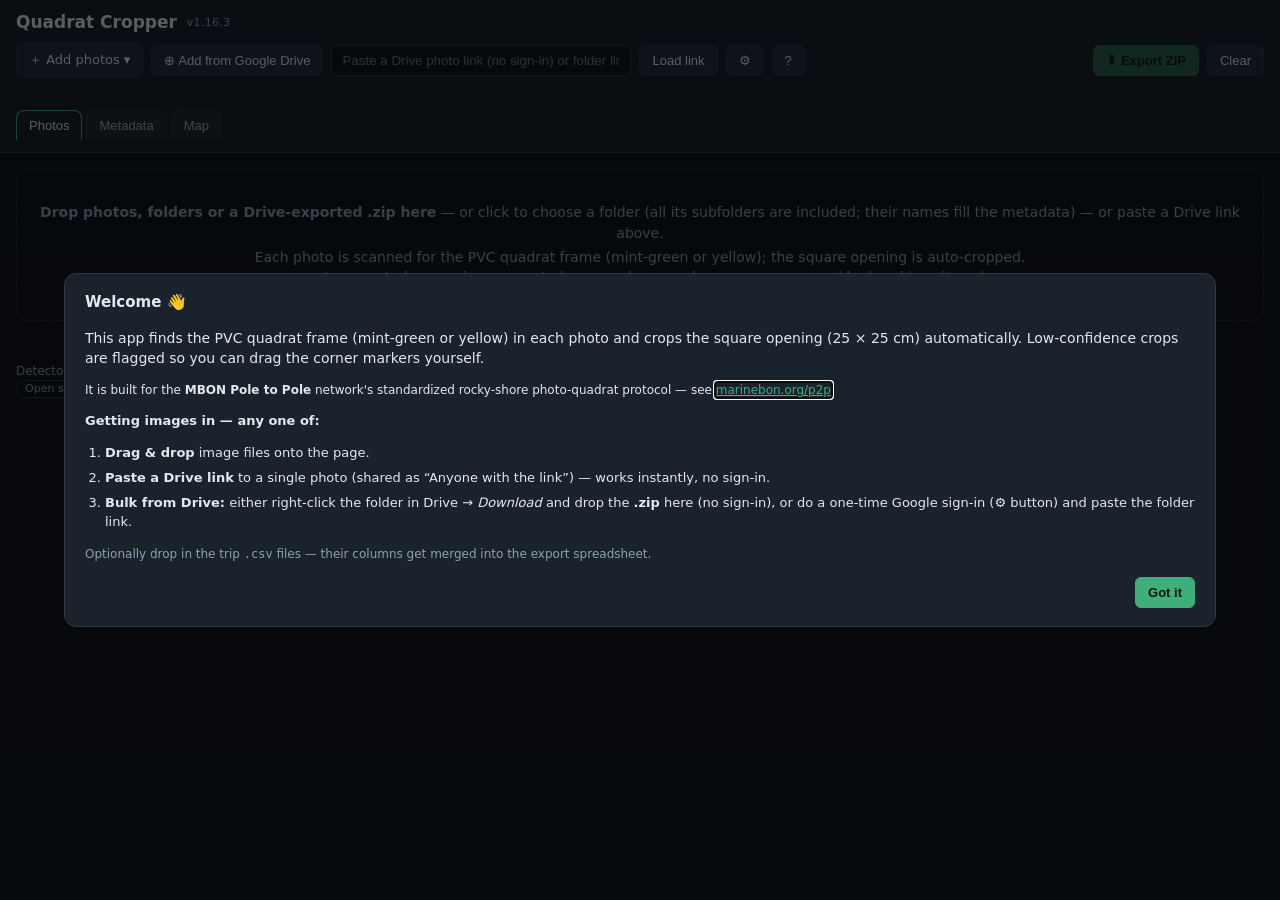
<file: fotocuadrantes/cropper/index.html>
<!DOCTYPE html>
<html lang="en">
<head>
<meta charset="UTF-8">
<meta name="viewport" content="width=device-width, initial-scale=1.0">
<title>Quadrat Cropper</title><link rel="stylesheet" href="css/styles.css">
</head>
<body>
<header class="topbar">
  <h1>Quadrat Cropper <span id="verTag" class="ver"></span></h1>
  <div class="actions">
    <details class="addmenu" id="addMenu">
      <summary class="btnlike">＋ Add photos ▾</summary>
      <div class="addmenu-list">
        <button id="btnAddFolder" type="button">📁 A folder (with all its subfolders)…</button>
        <button id="btnAddFiles" type="button">🖼 Individual photos or a .zip…</button>
      </div>
    </details>
    <button id="btnAddDrive" type="button">⊕ Add from Google Drive</button>
    <input type="text" id="folderLink" placeholder="Paste a Drive photo link (no sign-in) or folder link…"
           spellcheck="false" autocomplete="off">
    <button id="btnFolderLink" type="button" title="List images from the pasted folder">
      Load link
    </button>
    <button id="btnSettings" type="button" title="Google Drive sign-in settings">⚙</button>
    <button id="btnHelp" type="button" title="How to use this app">?</button>
    <span class="spacer"></span>
    <button id="btnExport" type="button" class="primary" disabled
            title="Includes auto crops at ≥ 80% confidence and every manually adjusted one">⬇ Export ZIP</button>
    <button id="btnClear" type="button">Clear</button>
  </div>
  <!-- "all photos loaded" notice (app.js announceDone) -->
  <div class="done-note" id="doneNote" role="status" aria-live="polite" hidden>
    <button type="button" class="done-close" id="doneClose" title="Close" aria-label="Close">✕</button>
    <b id="doneTitle"></b>
    <span id="doneBody"></span>
  </div>
  <div class="progress" id="progressWrap" hidden>
    <div class="progress-fill" id="progressFill"></div>
    <span class="progress-text" id="progressText"></span>
  </div>
  <div class="stats" id="stats" hidden></div>
  <nav class="tabs" role="tablist">
    <button type="button" data-tab="photos" class="active" role="tab">Photos</button>
    <button type="button" data-tab="meta" role="tab">Metadata</button>
    <button type="button" data-tab="map" role="tab">Map</button>
  </nav>
</header>

<main>
 <div id="photosPanel">
  <div id="dropzone" class="dropzone">
    <p><strong>Drop photos, folders or a Drive-exported .zip here</strong> —
       or click to choose a folder (all its subfolders are included; their names
       fill the metadata) — or paste a Drive link above.</p>
    <p class="muted">Each photo is scanned for the PVC quadrat frame
       (mint-green or yellow); the square opening is auto-cropped.
       <span class="legend">
         <span class="chip green"></span> auto-accepted
         <span class="chip amber"></span> review suggested
         <span class="chip red"></span> needs manual corners
         <span class="chip blue"></span> cropped by hand
       </span>
       <button id="btnDropHelp" type="button" class="linklike">how it works</button></p>
  </div>
  <section id="grid" class="grid"></section>
 </div>
 <!-- Map tab (js/maptab.js): photo positions on a satellite map; place
      photos without GPS by clicking, or merge a GPS track by time -->
 <section id="mapPanel" class="map-panel" hidden>
  <aside class="map-side">
    <p id="mapStats" class="map-stats"></p>
    <p class="legend small">
      <span class="dot" style="background:#2e9e5b"></span> camera GPS
      <span class="dot" style="background:#1f8fd6"></span> GPS track
      <span class="dot" style="background:#e8891a"></span> placed on the map
      <span class="dot" style="background:#a55bd6"></span> metadata CSV
      <button id="btnMapFit" type="button" class="linklike">zoom to photos</button>
    </p>

    <details open>
      <summary>Place photos by clicking on the map</summary>
      <p id="mapPlaceHint" class="small"></p>
      <div class="map-list-head">
        <label hidden>Folder <select id="mapGroupFilter"></select></label>
        <button id="btnMapSelectAll" type="button">Select all</button>
        <button id="btnMapSelectNone" type="button">None</button>
      </div>
      <button id="btnMapFromCsv" type="button" class="primary" hidden></button>
      <p class="small muted">Under each photo: camera time and the Metadata tab's values for its folder
         (plus its row of a metadata CSV, if one was loaded); hover a photo for the full list.</p>
      <div id="mapNoGps" class="map-list"></div>
    </details>

    <details>
      <summary>Geotag from a GPS track (match by time)</summary>
      <p class="small muted">A track logged by a handheld GPS or phone while the
         photos were taken. Each photo gets the position the GPS had at the moment
         of the shot. Only photos without a position are changed.</p>
      <label class="block">GPS track file (.gpx, .kml, .csv)
        <input type="file" id="gpsTrackFile" accept=".gpx,.kml,.csv,.txt"></label>
      <p id="gpsTrackInfo" class="small"></p>
      <label class="block" id="gpsCsvTzRow" hidden>Time zone of the CSV times (when they have none)
        <select id="gpsCsvTz"></select></label>
      <label class="block">Time zone the camera clock was set to
        <select id="gpsCamTz"></select></label>
      <label class="block small"><input type="checkbox" id="gpsUseExifTz">
        use the time zone stored in the photo when the camera wrote one</label>
      <label class="block">Camera clock offset
        <input type="text" id="gpsOffset" placeholder="+00:00:00" style="width:8em">
        <span class="small muted">added to the camera time (±hh:mm:ss)</span></label>
      <details class="ref">
        <summary>Compute the offset from a photo of the GPS screen</summary>
        <p class="small muted">Photograph the GPS showing its clock with the same
           camera (before or after the dive/transect). Pick that photo and type
           the time the GPS shows in it.</p>
        <label class="block">Photo <select id="gpsRefPhoto"></select></label>
        <label class="block">Time on the GPS screen
          <input type="datetime-local" id="gpsRefTime" step="1"></label>
        <label class="block">The GPS shows time in <select id="gpsRefTz"></select></label>
        <button id="btnGpsRefCompute" type="button">Compute offset</button>
        <p id="gpsRefResult" class="small"></p>
      </details>
      <div class="map-row small">
        <label>Max gap between fixes <input type="number" id="gpsMaxGap" min="1" step="1" style="width:5em"> s</label>
        <label>Tolerance at the ends <input type="number" id="gpsEdgeTol" min="0" step="1" style="width:5em"> s</label>
      </div>
      <label class="block small"><input type="checkbox" id="gpsOverwrite">
        also replace the camera's own GPS (never positions placed by hand)</label>
      <div class="map-row">
        <button id="btnGpsPreview" type="button" disabled>Preview</button>
        <button id="btnGpsApply" type="button" class="primary" disabled>Apply</button>
      </div>
      <p id="gpsResult" class="small"></p>
    </details>
  </aside>
  <div id="mapView" class="map-view"></div>
 </section>
 <section id="metaPanel" class="meta-panel" hidden>
  <div class="meta-head">
    <label>Project preset <select id="metaPreset"></select></label>
    <label>File names in the ZIP
      <select id="metaNameFormat">
        <option value="source">as the source photo (AP126466.jpg)</option>
        <option value="dateprefix">date + source (20260228_AP126466.jpg)</option>
      </select>
    </label>
    <button id="btnMetaCsv" type="button" class="primary"
            title="Only the metadata CSV (same as in the ZIP, same file names) — no crops">⬇ Download metadata.csv</button>
  </div>
  <div id="metaBody"></div>
 </section>
</main>

<!-- folder link without sign-in: offer the zero-setup paths -->
<dialog id="folderDialog" class="dialog">
  <h2>Whole Drive folder</h2>
  <p>Google only lets a signed-in app <em>list</em> everything in a folder,
     so pick whichever of these is easiest:</p>
  <div class="dialog-actions column">
    <button id="btnFolderZip" type="button" class="primary">
      I'll download the folder as a .zip (no sign-in)</button>
    <p class="muted small">In Drive: right-click the folder → <em>Download</em>.
       When it finishes, drop the .zip anywhere on this page.</p>
    <button id="btnFolderSignin" type="button">
      Set up one-time Google sign-in (3 min)</button>
    <button value="cancel" formnovalidate>Cancel</button>
  </div>
</dialog>

<!-- first-run onboarding -->
<dialog id="welcomeDialog" class="dialog">
  <h2>Welcome 👋</h2>
  <p>This app finds the PVC quadrat frame (mint-green or yellow) in each photo
     and crops the square opening (25 × 25 cm) automatically. Low-confidence
     crops are flagged so you can drag the corner markers yourself.</p>
  <p class="small">It is built for the <b>MBON Pole to Pole</b> network's
     standardized rocky-shore photo-quadrat protocol — see
     <a href="https://marinebon.org/p2p/" target="_blank" rel="noopener">marinebon.org/p2p</a>.</p>
  <h3>Getting images in — any one of:</h3>
  <ol>
    <li><b>Drag &amp; drop</b> image files onto the page.</li>
    <li><b>Paste a Drive link</b> to a single photo (shared as
        “Anyone with the link”) — works instantly, no sign-in.</li>
    <li><b>Bulk from Drive:</b> either right-click the folder in Drive →
        <em>Download</em> and drop the <b>.zip</b> here (no sign-in), or do a
        one-time Google sign-in (⚙ button) and paste the folder link.</li>
  </ol>
  <p class="muted small">Optionally drop in the trip <code>.csv</code> files —
     their columns get merged into the export spreadsheet.</p>
  <div class="dialog-actions">
    <button id="btnWelcomeOk" class="primary" value="ok">Got it</button>
  </div>
</dialog>

<!-- help dialog (same content, always available) -->
<dialog id="helpDialog" class="dialog">
  <h2>How to use</h2>
  <ol>
    <li><b>Add images</b>: drop files / a Drive-exported .zip, or paste a
        Drive link. Single-photo links work with no setup; whole folders need
        the .zip trick or a one-time sign-in (⚙).</li>
    <li><b>Wait for the scan</b>: green ring = confident auto-crop
        (confidence ≥ 0.80), amber = review suggested (0.55–0.80),
        red = needs manual corners (&lt; 0.55 or detection failed),
        blue = you cropped it by hand in the editor. The suggested crop is
        always a square inside the photo; if the detected outline was not
        square, ran off the photo or is much smaller/larger than the rest of
        the batch, it is flagged amber/red for review.</li>
    <li><b>Review</b>: click any thumbnail to open the full photo with the
        crop's corner markers and a live crop preview alongside. Drag the
        markers onto the inner corners of the frame, then
        <em>Apply &amp; re-crop</em> (failed detections open the same page so
        you can place the markers by hand).</li>
    <li><b>Export ZIP</b> — no ticking needed: every crop with
        <b>≥ 80% confidence</b> is included automatically, plus any you
        adjusted manually (adjusting a red/amber one always includes it).
        Images without a usable frame are skipped but listed in
        <code>manifest.csv</code> so nothing is silently lost.</li>
  </ol>
  <p class="muted small">Best results follow the P2P protocol as-designed:
     the camera 42 cm above the surface, whole quadrat inside the photo,
     the frame shaded for even lighting, and no tide pools in shot.
     Pre-cropped images (no green frame) are rejected rather than guessed.</p>
  <h3>These photo-quadrats follow the MBON Pole to Pole protocol</h3>
  <p class="small">Your crops feed directly into the network's standardized
     rocky-shores monitoring: a 20 mm PVC frame with an OM System Tough TG-7 camera
     mounted <b>42 cm</b> above the surface photographs a <b>25 × 25 cm</b>
     opening; 40–60 photo-quadrats are taken per intertidal level
     (3 levels per site, 3 sites &gt; 1 km apart per locality).</p>
  <p class="small"><b>Protocol &amp; network:</b>
     <a href="https://marinebon.org/p2p/" target="_blank" rel="noopener">marinebon.org/p2p</a> —
     <a href="https://marinebon.org/p2p/protocols/Protocol%20MBON%20&amp;%20AMPs_V3_2025.pdf" target="_blank" rel="noopener">field manual (EN)</a> ·
     <a href="https://marinebon.org/p2p/protocols/Protocolo%20MBON%20&amp;%20AMPs_V2.pdf" target="_blank" rel="noopener">manual de campo (ES)</a> ·
     <a href="https://doi.org/10.25607/OBP-2014.3" target="_blank" rel="noopener">DOI 10.25607/OBP-2014.3</a>.</p>
  <p>This tool is <b>open source</b> —
     <a href="https://github.com/marinebon/quadrat-cropper-js" target="_blank" rel="noopener">view the code on GitHub</a>
     or <a href="https://github.com/marinebon/quadrat-cropper-js/issues" target="_blank" rel="noopener">report an image that fails</a>
     (wrong crop, missed frame, crash… the more detail the better).
     The detector is being actively improved with real-world shots like yours.</p>
  <div class="dialog-actions">
    <button id="btnHelpClose" class="primary" value="close">Close</button>
  </div>
</dialog>

<!-- settings dialog -->
<dialog id="settingsDialog" class="dialog">
  <form method="dialog">
    <h2>Google Drive sign-in (one-time)</h2>
    <p>This is only needed to <em>list</em> a whole Drive folder automatically.
       Single-photo links and .zip drops never need it.</p>
    <ol class="small">
      <li>Open <a href="https://console.cloud.google.com/apis/credentials" target="_blank" rel="noopener">Google Cloud → Credentials</a>
          (free Google account) and <b>Create credentials → OAuth client ID</b>.</li>
      <li>Application type: <b>Web application</b>. Under “Authorized JavaScript
          origins” add exactly this (click to copy):
          <button type="button" id="btnCopyOrigin" class="mono copyable"
                  title="Click to copy"></button></li>
      <li>Copy the resulting <b>Client ID</b> (ends in
          <code>.apps.googleusercontent.com</code>) and paste it below.</li>
    </ol>
    <label>OAuth Client ID
      <input type="text" id="clientIdInput" spellcheck="false" autocomplete="off"
             placeholder="1234-abc.apps.googleusercontent.com">
    </label>
    <p class="muted small">Stored only in this browser, sent only to Google.
       Scopes requested: <code>drive.readonly</code> (list + download the files you pick).</p>
    <h2>Crop</h2>
    <label>Suggested square
      <select id="squareMode">
        <option value="detected">Detected frame, shrunk by a %</option>
        <option value="fixed">Fixed size (px in the original photo)</option>
      </select>
    </label>
    <label id="squareInsetRow">Shrink the detected square by
      <input type="number" id="insetInput" min="0" max="20" step="0.5" style="width:5em"> %
    </label>
    <label id="squareFixedRow" hidden>Side of the square
      <input type="number" id="squareSidePx" min="100" max="4000" step="10" style="width:6em"> px
    </label>
    <p class="muted small" id="squareStats"></p>
    <p class="muted small">Both keep the yellow/green PVC rim out of the crop. A fixed size
       (camera at a fixed height) gives every photo the same square, centred and rotated on the
       detected frame. Saving a change re-crops the photos already processed, except those
       adjusted by hand.</p>
    <label>Crop size in the ZIP
      <select id="cropSizeMode">
        <option value="native">Each crop at its own size, as in the viewer (default)</option>
        <option value="median">Same for all photos — median of the batch</option>
        <option value="fixed">Same for all photos — fixed size</option>
      </select>
      <input type="number" id="cropSizePx" min="200" max="4000" step="10" style="width:6em"> px
    </label>
    <label class="block">ArcGIS API key (optional, Map tab)
      <input type="text" id="arcgisKeyInput" spellcheck="false" autocomplete="off" placeholder="AAPK…">
    </label>
    <p class="muted small" id="arcgisSiteNote" hidden>This site already provides a key: leave the field empty to use it.</p>
    <p class="muted small">Adds high-resolution Esri World Imagery to the Map tab.
       Free key from an ArcGIS Location Platform account (privilege: basemaps).
       Without it the map uses Sentinel-2 cloudless (10 m) and OpenStreetMap.</p>
    <p class="muted small">Every crop shows the same 25 × 25 cm, so a common size in px
       means a common scale (px per cm) — crops become directly comparable.
       The px box is used with "fixed size".</p>
    <div class="dialog-actions">
      <button value="cancel" formnovalidate>Cancel</button>
      <button id="btnSaveSettings" value="confirm" class="primary">Save</button>
    </div>
  </form>
</dialog>

<!-- review/editor dialog -->
<dialog id="editorDialog" class="dialog wide">
  <h2 id="editorTitle">Manual corner review</h2>
  <div class="editor-body">
    <div class="editor-stage" id="editorStage">
      <img id="editorImg" alt="source image">
      <canvas id="editorOverlay"></canvas>
    </div>
    <aside class="editor-side">
      <div id="editorInfo" class="muted small"></div>
      <div class="editor-help">
        <p>Drag the four corner markers onto the <em>inner</em> corners of the
           PVC opening. The crop area updates live.</p>
        <label class="small"><input type="checkbox" id="editorLockSquare" checked>
          Keep square — a corner resizes/rotates the square around the opposite
          corner; drag inside the square to move it</label>
        <p class="muted">Keys: <kbd>R</kbd> reset to auto-detected,
           <kbd>Enter</kbd> apply &amp; re-crop, <kbd>Esc</kbd> close,
           <kbd>←</kbd> / <kbd>→</kbd> previous / next photo (moved markers
           are applied before moving on).</p>
      </div>
      <div class="preview-wrap" id="cropPreviewWrap">
        <h3>Crop preview</h3>
        <canvas id="cropPreview" width="300" height="300"></canvas>
      </div>
      <div class="dialog-actions">
        <button id="btnEditorPrev" type="button" title="Previous photo (←)" aria-label="Previous photo">◀</button>
        <span id="editorPos" class="muted small"></span>
        <button id="btnEditorNext" type="button" title="Next photo (→)" aria-label="Next photo">▶</button>
        <button id="btnEditorReset" type="button">Reset</button>
        <button id="btnEditorClose" type="button" class="secondary">Close</button>
        <button id="btnEditorApply" type="button" class="primary">Apply &amp; re-crop</button>
      </div>
    </aside>
  </div>
</dialog>

<input type="file" id="folderInput" webkitdirectory multiple hidden>
<input type="file" id="fileInput" accept="image/jpeg,image/*,.zip,.cr2,.cr3,.nef,.nrw,.orf,.arw,.dng,.rw2,.raf,.pef,.srw" multiple hidden>

<footer class="foot muted small">
  <div class="foot-line">
    <span>Detector: pure-JS HSV mask → ray-casting → sequential RANSAC → per-edge refinement. <span id="footVer"></span></span>
    <span>Auto-accept ≥ 0.80 · review &lt; 0.80 · manual &lt; 0.55.</span>
  </div>
  <div class="foot-line">
    <span class="foot-open">Open source</span> —
    <a href="https://github.com/marinebon/quadrat-cropper-js" target="_blank" rel="noopener"
       title="View the source code on GitHub">
       <svg class="gh-icon" width="14" height="14" viewBox="0 0 16 16" aria-hidden="true"><path d="M8 0C3.58 0 0 3.58 0 8c0 3.54 2.29 6.53 5.47 7.59.4.07.55-.17.55-.38 0-.19-.01-.82-.01-1.49-2.01.37-2.53-.49-2.69-.94-.09-.23-.48-.94-.82-1.13-.28-.15-.68-.52-.01-.53.63-.01 1.08.58 1.23.82.72 1.21 1.87.87 2.33.66.07-.52.28-.87.51-1.07-1.78-.2-3.64-.89-3.64-3.95 0-.87.31-1.59.82-2.15-.08-.2-.36-1.02.08-2.12 0 0 .67-.21 2.2.82.64-.18 1.32-.27 2-.27s1.36.09 2 .27c1.53-1.04 2.2-.82 2.2-.82.44 1.1.16 1.92.08 2.12.51.56.82 1.27.82 2.15 0 3.07-1.87 3.75-3.65 3.95.29.25.54.73.54 1.48 0 1.07-.01 1.93-.01 2.2 0 .21.15.46.55.38A8.01 8.01 0 0 0 16 8c0-4.42-3.58-8-8-8Z"/></svg>
       code &amp; issue reports</a>
    <span>·</span>
    <a href="https://github.com/marinebon/quadrat-cropper-js/issues" target="_blank" rel="noopener"
       title="Something look wrong? A bad crop, a missed frame, a bug? Tell us here">
       report an image that fails</a>
    <span>·</span>
    <a href="https://marinebon.org/p2p/protocols/Protocol%20MBON%20&amp;%20AMPs_V3_2025.pdf" target="_blank" rel="noopener"
       title="MBON Pole to Pole: sampling protocol for monitoring marine biodiversity on rocky shores (EN, also available in Spanish at marinebon.org/p2p)">
       photo-quadrat protocol (MBON P2P)</a>
  </div>
</footer>

<script src="js/site-config.js"></script>
<script src="js/qd.js"></script>
<script src="js/exif.js"></script>
<script src="js/raw.js"></script>
<script src="js/metadata.js"></script>
<script src="js/drive.js"></script>
<script src="js/unzip.js"></script>
<script src="js/grid.js"></script>
<script src="js/editor.js"></script>
<script src="js/exifwrite.js"></script>
<script src="js/metatab.js"></script>
<script src="js/geo.js"></script>
<script src="js/maptab.js"></script>
<script src="js/export.js"></script>
<script src="js/app.js"></script>
</body>
</html>
</file>
<file: assets/co-theme.css>
/* ============================================================
   CULTURA OCEÁNICA — Design System v1
   Single source of truth for all pages on culturaoceanica.org

   HOW TO USE IN A PAGE:
     <link rel="stylesheet" href="/assets/co-theme.css">

   Then in your page's local :root, remap your old names:
     --accent: var(--co-teal);
     --bg:     var(--co-navy);

   Or use the tokens directly: color: var(--co-teal);

   ADDING A NEW PAGE: just link this file. The tokens,
   font imports, and base reset are inherited for free.
   ============================================================ */

/* ── FONTS ─────────────────────────────────────────────────── */
@import url('https://fonts.googleapis.com/css2?family=Barlow+Condensed:ital,wght@0,400;0,600;0,700;0,800;0,900;1,400;1,700&family=Barlow:wght@300;400;500;600&display=swap');

/* ── DESIGN TOKENS ──────────────────────────────────────────── */
:root {

  /* PALETTE — dark backgrounds */
  --co-navy:         #04090f;   /* darkest bg */
  --co-navy-mid:     #071525;   /* card / panel bg */
  --co-navy-light:   #0c2040;   /* elevated surface */
  --co-navy-border:  #1a3050;   /* border subtle */

  /* PALETTE — accent */
  --co-teal:         #00c9d4;   /* primary accent, links, highlights */
  --co-teal-dark:    #007a85;   /* hover / darker variant */
  --co-teal-glow:    rgba(0, 201, 212, 0.18);
  --co-teal-border:  rgba(0, 201, 212, 0.12);

  /* PALETTE — text */
  --co-white:        #f0f8ff;   /* primary text */
  --co-text-dim:     #92b8cc;   /* secondary text */
  --co-muted:        #5a7a9a;   /* muted / disabled */
  --co-muted-dark:   #3a5a7a;   /* very muted */

  /* PALETTE — semantic */
  --co-warm:         #f4a261;   /* warnings, conservation alerts */
  --co-error:        #f07070;   /* errors */

  /* TYPOGRAPHY */
  --co-font-display: 'Barlow Condensed', sans-serif;
  --co-font-body:    'Barlow', sans-serif;
  --co-font-system:  system-ui, -apple-system, sans-serif;

  /* SPACING — page chrome */
  --co-pad-x:        60px;      /* desktop horizontal padding */
  --co-pad-x-mob:    20px;      /* mobile horizontal padding */

  /* SHAPE */
  --co-radius:       4px;       /* default border-radius */
  --co-radius-sm:    2px;       /* tight radius (chips, badges) */
  --co-radius-lg:    12px;      /* cards, modals */

  /* Z-INDEX SCALE */
  --co-z-base:       1;
  --co-z-dropdown:   50;
  --co-z-sticky:     100;
  --co-z-modal:      200;
  --co-z-toast:      300;

  /* TRANSITIONS */
  --co-transition:   0.2s ease;
}

/* ── BASE RESET (minimal, non-destructive) ──────────────────── */
*,
*::before,
*::after {
  box-sizing: border-box;
}

/* ── SHARED UTILITY CLASSES ─────────────────────────────────── */

/* Eyebrow / label text (uppercase, spaced) */
.co-eyebrow {
  font-family:    var(--co-font-display);
  font-size:      0.7rem;
  font-weight:    600;
  letter-spacing: 4px;
  text-transform: uppercase;
  color:          var(--co-teal);
  display:        flex;
  align-items:    center;
  gap:            10px;
}
.co-eyebrow::before {
  content:    '';
  display:    block;
  width:      28px;
  height:     1.5px;
  background: var(--co-teal);
  flex-shrink: 0;
}

/* Chip / filter pill */
.co-chip {
  padding:         6px 16px;
  border:          1px solid var(--co-teal-border);
  border-radius:   var(--co-radius-sm);
  font-family:     var(--co-font-display);
  font-size:       0.8rem;
  font-weight:     600;
  letter-spacing:  1px;
  text-transform:  uppercase;
  color:           rgba(240, 248, 255, 0.5);
  background:      transparent;
  cursor:          pointer;
  transition:      all var(--co-transition);
}
.co-chip:hover,
.co-chip.on {
  background:    var(--co-teal);
  color:         var(--co-navy);
  border-color:  var(--co-teal);
}

/* Back / nav link */
.co-back {
  display:         inline-flex;
  align-items:     center;
  gap:             8px;
  font-family:     var(--co-font-display);
  font-size:       0.8rem;
  font-weight:     700;
  letter-spacing:  2px;
  text-transform:  uppercase;
  color:           var(--co-teal);
  background:      var(--co-teal-glow);
  border:          1px solid var(--co-teal-border);
  padding:         10px 20px;
  border-radius:   99px;
  text-decoration: none;
  transition:      all var(--co-transition);
}
.co-back:hover {
  background: var(--co-teal);
  color:      var(--co-navy);
}

/* ── SITE NAV (shared across all pages) ─────────────────────── */
.sitenav {
  position: fixed; top: 0; left: 0; right: 0; z-index: 100;
  display: flex; justify-content: space-between; align-items: center;
  padding: 16px var(--co-pad-x);
  background: rgba(4, 9, 15, 0.72);
  backdrop-filter: blur(10px);
  -webkit-backdrop-filter: blur(10px);
  border-bottom: 1px solid rgba(255,255,255,.06);
}
.sitenav-brand {
  font-family:    var(--co-font-display);
  font-size:      .85rem;
  font-weight:    700;
  letter-spacing: 2.5px;
  text-transform: uppercase;
  color:          #fff;
  text-decoration: none;
}
.sitenav-brand span {
  color: var(--co-teal);
}
.sitenav-links {
  display: flex; gap: 28px;
}
.sitenav-links a {
  font-family:    var(--co-font-display);
  font-size:      .72rem;
  letter-spacing: 2px;
  text-transform: uppercase;
  color:          rgba(255,255,255,.45);
  font-weight:    700;
  text-decoration: none;
  transition:     color var(--co-transition);
}
.sitenav-links a:hover,
.sitenav-links a.active {
  color: #fff;
}
@media (max-width: 700px) {
  .sitenav { padding: 16px 20px; }
  .sitenav-brand { font-size: .78rem; }
  .sitenav-links { gap: 16px; }
  .sitenav-links a { font-size: .65rem; }
}
/* four tools no longer fit in a phone's top bar: keep only the current one
   (the brand goes back to the home page, where the cards list them all) */
@media (max-width: 560px) {
  .sitenav-links a:not(.active) { display: none; }
}

/* ── RESPONSIVE HELPERS ─────────────────────────────────────── */
@media (max-width: 700px) {
  :root {
    --co-pad-x: var(--co-pad-x-mob);
  }
}
</file>
<file: fotocuadrantes/cropper/css/styles.css>
:root {
  --bg: #10161c;
  --panel: #1a232c;
  --line: #2c3a46;
  --text: #dfe9f0;
  --muted: #8ba1b0;
  --accent: #3fae7a;
  --amber: #e0a83f;
  --red: #e05555;
  --blue: #4a90d9;
}

* { box-sizing: border-box; }

body {
  margin: 0;
  font: 14px/1.45 system-ui, -apple-system, "Segoe UI", Roboto, sans-serif;
  background: var(--bg);
  color: var(--text);
}

.topbar {
  position: sticky; top: 0; z-index: 5;
  background: var(--panel);
  border-bottom: 1px solid var(--line);
  padding: 10px 16px 12px;
}
.topbar h1 { font-size: 17px; margin: 0 0 8px; }
.topbar h1 .ver { color: var(--muted); font-size: 11px; font-weight: 400;
                  vertical-align: 2px; margin-left: 4px; letter-spacing: .3px; }
.topbar .actions { display: flex; gap: 8px; align-items: center; flex-wrap: wrap; }
.topbar input[type=text] {
  min-width: 230px; flex: 0 1 300px;
  background: var(--bg); color: var(--text);
  border: 1px solid var(--line); border-radius: 6px; padding: 7px 10px;
}
.spacer { flex: 1; }

button {
  background: #243240cc; color: var(--text);
  border: 1px solid var(--line); border-radius: 6px;
  padding: 7px 12px; cursor: pointer; font-size: 13px;
}
button:hover { background: #2c3f50; }
button:disabled { opacity: .45; cursor: default; }
button.primary { background: var(--accent); border-color: var(--accent); color: #08130c; font-weight: 600; }
button.secondary { background: transparent; }

/* progress: small floating card in the corner — it never takes space in the
   page, so the grid does not jump while photos load and you can keep
   working on the ones already processed */
.progress {
  position: fixed; right: 14px; bottom: 14px; z-index: 20;
  width: min(340px, calc(100vw - 28px));
  padding: 7px 10px 9px; border-radius: 8px;
  background: #0b1014ee; border: 1px solid var(--line);
  box-shadow: 0 4px 16px #0006; pointer-events: none;
}
.progress[hidden] { display: none; }
.progress-fill {
  position: absolute; left: 10px; bottom: 6px; height: 3px; width: 0%;
  max-width: calc(100% - 20px); border-radius: 2px;
  background: var(--accent); transition: width .3s;
}
.progress-text {
  display: block; font-size: 11.5px; color: var(--muted); margin-bottom: 5px;
  white-space: nowrap; overflow: hidden; text-overflow: ellipsis;
}

.stats { margin-top: 6px; font-size: 12.5px; color: var(--muted); display: flex; gap: 14px; flex-wrap: wrap; min-height: 19px; line-height: 19px; }
/* keep the line's height when empty so the header never changes size */
.stats[hidden] { display: flex; visibility: hidden; }

/* "+ Add photos" menu */
.addmenu { position: relative; }
.addmenu > summary { list-style: none; }
.addmenu > summary::-webkit-details-marker { display: none; }
.btnlike {
  background: #243240cc; color: var(--text); border: 1px solid var(--line); border-radius: 6px;
  padding: 7px 12px; cursor: pointer; font-size: 13px; user-select: none;
}
.btnlike:hover { background: #2c3f50; }
.addmenu-list {
  position: absolute; top: calc(100% + 4px); left: 0; z-index: 30;
  display: flex; flex-direction: column; gap: 4px; padding: 6px; min-width: 290px;
  background: var(--panel); border: 1px solid var(--line); border-radius: 8px; box-shadow: 0 6px 20px #0008;
}
.addmenu-list button { text-align: left; }
.stats b { color: var(--text); }

main { padding: 16px; }

.dropzone {
  border: 1.5px dashed var(--line);
  border-radius: 12px;
  padding: 28px 20px;
  text-align: center;
  color: var(--muted);
  margin-bottom: 16px;
}
.dropzone.drag { border-color: var(--accent); color: var(--accent); background: #3fae7a14; }
.dropzone p { margin: 4px 0; }

.grid {
  display: grid;
  grid-template-columns: repeat(auto-fill, minmax(190px, 1fr));
  gap: 16px; /* leaves room for the thick status rings */
}

.card {
  background: var(--panel);
  border: 1px solid var(--line);
  border-radius: 10px;
  overflow: hidden;
  display: flex; flex-direction: column;
  position: relative;
}
.card .thumb-wrap { position: relative; cursor: zoom-in; }
.card canvas, .card img.thumb { display: block; width: 100%; aspect-ratio: 1; object-fit: cover; background: #0b1014; }
.card .thumb.placeholder { display: block; width: 100%; aspect-ratio: 1; background: repeating-linear-gradient(45deg, #0b1014 0 12px, #131c23 12px 24px); position: relative; }
.card .thumb.placeholder::after {
  content: '✎ review';
  position: absolute; inset: 0; display: flex; align-items: center; justify-content: center;
  color: var(--muted); font-size: 12px;
}
.card .badge {
  position: absolute; top: 8px; left: 8px;
  font-size: 11px; font-weight: 700;
  padding: 2px 7px; border-radius: 10px;
  background: #0009; color: var(--text);
}
.card .badge.manual { color: var(--red); }
.card .badge.adjusted { color: #fff; background: var(--blue); }
.card .meta {
  padding: 7px 9px 9px; font-size: 11.5px; color: var(--muted);
  display: flex; align-items: center; gap: 6px;
}
.card .meta .name { flex: 1; overflow: hidden; text-overflow: ellipsis; white-space: nowrap; }
.card .meta .mini { flex: 0 0 auto; }
.card .flags { padding: 0 9px 8px; font-size: 10.5px; color: var(--amber); }
.card .flags .none { color: transparent; }

/* confidence ring — thick, saturated so tier is readable at a glance */
.card[data-tier="ok"]     { box-shadow: 0 0 0 6px #2fa46b; }
.card[data-tier="review"] { box-shadow: 0 0 0 6px var(--amber); }
.card[data-tier="manual"] { box-shadow: 0 0 0 6px var(--red); }
.card[data-tier="failed"] { box-shadow: 0 0 0 6px var(--red); }
/* cropped by hand in the editor: blue, so fixed photos stand out from both
   the auto-accepted (green) and the still-to-fix (red/amber) ones */
.card[data-tier="adjusted"] { box-shadow: 0 0 0 6px var(--blue); }
/* excluded from the export: greyed out, still restorable */
.card[data-tier="excluded"] { box-shadow: 0 0 0 6px #55606a; opacity: .45; }
.card[data-tier="excluded"]:hover { opacity: .8; }
.card .badge.excluded { color: #fff; background: #55606a; }
.card .excl {
  position: absolute; top: 6px; right: 6px; z-index: 2;
  width: 26px; height: 26px; padding: 0; border-radius: 50%;
  border: 0; background: #000a; color: #fff; font-size: 14px; line-height: 26px;
  cursor: pointer; opacity: .75;
}
.card .excl:hover { opacity: 1; background: var(--red); }
.card[data-tier="excluded"] .excl:hover { background: var(--blue); }
/* failed cards show the source photo, not a crop */
.card[data-tier="failed"] img.thumb { object-fit: contain; }

.muted { color: var(--muted); }
.small { font-size: 12px; }

.dialog { color: var(--text); background: var(--panel); border: 1px solid var(--line);
          border-radius: 12px; padding: 18px 20px; min-width: 330px; max-width: 90vw; }
.dialog.wide { width: min(1500px, 95vw); }
.dialog h2 { margin: 0 0 12px; font-size: 15px; }
.dialog label { display: block; margin: 10px 0; font-size: 13px; }
.dialog label input { width: 100%; margin-top: 4px; }
.dialog .dialog-actions { display: flex; justify-content: flex-end; gap: 8px; margin-top: 14px; }
.dialog .dialog-actions.column { flex-direction: column; align-items: stretch; }
.dialog ol, .dialog ul { padding-left: 20px; }
.dialog li { margin: 6px 0; font-size: 13px; }
.dialog h3 { margin: 12px 0 4px; font-size: 13px; }
.dialog::backdrop { background: #0009; }

/* confidence legend in dropzone */
.legend { display: inline-flex; align-items: center; gap: 4px 10px; }
.legend .chip::before { content: '●'; margin-right: 3px; font-size: 11px; }
.legend .chip.green::before { color: #35c46a; }
.legend .chip.amber::before { color: #e8b13a; }
.legend .chip.red::before { color: #e05252; }
.legend .chip.blue::before { color: #4a90d9; }
.linklike { background: none; border: none; color: var(--accent, #6cb2ff);
            cursor: pointer; padding: 0; font: inherit; text-decoration: underline; }
.copyable { font-family: monospace; font-size: 12px; padding: 3px 8px;
            border: 1px dashed var(--line); border-radius: 6px; background: var(--bg);
            cursor: copy; word-break: break-all; text-align: left; }
.copyable:hover { border-color: var(--accent, #6cb2ff); }

.editor-body { display: flex; gap: 16px; align-items: flex-start; }
.editor-stage { position: relative; display: inline-block; min-width: 0; }
.editor-stage img { max-width: 62vw; max-height: 74vh; display: block; border-radius: 8px; }
.editor-stage canvas { position: absolute; inset: 0; width: 100%; height: 100%; cursor: crosshair; touch-action: none; }
.editor-side { width: 300px; flex: 0 0 300px; }
.editor-help kbd { border: 1px solid var(--line); border-radius: 4px; padding: 0 4px; background: var(--bg); }
.preview-wrap canvas { width: 100%; aspect-ratio: 1; background: #0b1014; border-radius: 8px; }

.foot { padding: 10px 16px 20px; }
.foot-line { display: flex; flex-wrap: wrap; gap: 4px 10px; align-items: center; }
.foot a { color: var(--accent, #6cb2ff); text-decoration: none; display: inline-flex;
          align-items: center; gap: 5px; }
.dialog a { color: var(--accent, #6cb2ff); }
.foot a:hover { text-decoration: underline; }
.gh-icon { width: 14px; height: 14px; fill: currentColor; opacity: 0.9; }
.foot-open { border: 1px solid var(--line); border-radius: 10px; padding: 0 8px;
             font-size: 11px; }

/* Photos | Metadata tabs */
.tabs { display: flex; gap: 4px; margin-top: 8px; }
.tabs button { border-radius: 8px 8px 0 0; border-bottom: 0; opacity: .7; }
.tabs button.active { opacity: 1; background: var(--panel); border-color: var(--accent); }

/* metadata tab */
.meta-panel { padding: 14px 16px; }
.meta-head { display: flex; flex-wrap: wrap; gap: 18px; margin-bottom: 10px; }
.meta-head label { display: flex; gap: 8px; align-items: center; }
.meta-head #btnMetaCsv { margin-left: auto; align-self: center; }
.meta-fixed { margin: 6px 0 12px; line-height: 2; }
.meta-fixed code { background: #0b1014; padding: 2px 6px; border-radius: 5px; margin-right: 4px; }
.meta-scroll { overflow-x: auto; border: 1px solid var(--line); border-radius: 8px; }
.meta-table { border-collapse: collapse; font-size: 12.5px; min-width: 100%; }
.meta-table th, .meta-table td { padding: 5px 6px; border-bottom: 1px solid var(--line); text-align: left; white-space: nowrap; }
.meta-table th { position: sticky; top: 0; background: var(--panel); font-weight: 600; }
.meta-table td.gname { max-width: 280px; overflow: hidden; text-overflow: ellipsis; color: var(--muted); }
.meta-table input, .meta-table select { width: 9.5em; font-size: 12.5px; padding: 3px 5px; }
.meta-table .missing { outline: 1px solid var(--red); }
.meta-table .req { color: var(--red); }
.meta-table .filldown { margin-left: 4px; padding: 0 5px; font-size: 11px; line-height: 16px; }

/* map tab (js/maptab.js) */
.map-panel { display: flex; height: calc(100vh - 150px); min-height: 420px; }
.map-panel[hidden] { display: none; }
.map-side { width: 360px; flex: 0 0 360px; overflow-y: auto; padding: 10px 12px;
            border-right: 1px solid var(--line); background: var(--panel); }
.map-side details { border-top: 1px solid var(--line); padding: 8px 0; }
.map-side summary { cursor: pointer; font-weight: 600; }
.map-side details.ref { border: 1px dashed var(--line); border-radius: 8px; padding: 6px 8px; margin: 6px 0; }
.map-side details.ref summary { font-weight: 500; font-size: 13px; }
.map-side label.block { display: block; margin: 6px 0; }
.map-side label.block select, .map-side label.block input[type=file],
.map-side label.block input[type=datetime-local] { display: block; margin-top: 3px; max-width: 100%; }
.map-stats { margin: 0 0 4px; }
.map-row { display: flex; flex-wrap: wrap; gap: 8px 12px; align-items: center; margin: 6px 0; }
.map-list-head { display: flex; flex-wrap: wrap; gap: 6px; align-items: center; margin: 4px 0; }
.map-list-head select { max-width: 200px; }
.map-list { max-height: 42vh; overflow-y: auto; }
.map-item { display: flex; gap: 8px; align-items: center; padding: 3px 2px; font-size: 12.5px;
            border-bottom: 1px solid var(--line); cursor: pointer; }
.map-item img, .map-item .noimg { width: 44px; height: 44px; object-fit: cover; border-radius: 4px; background: #0b1014; flex: none; }
.map-item span { overflow: hidden; text-overflow: ellipsis; }
.map-view { flex: 1; min-width: 0; background: #0b1014; }
.map-view.placing, .map-view.placing .leaflet-interactive { cursor: crosshair !important; }
.map-error { padding: 20px; color: var(--red); }
.legend .dot { display: inline-block; width: 10px; height: 10px; border-radius: 50%; border: 1.5px solid #fff; }
.map-pop img { width: 100%; max-height: 160px; object-fit: cover; border-radius: 4px; margin-bottom: 4px; }
.map-pop .muted { color: #667; }
.map-pop-actions { display: flex; gap: 6px; margin-top: 6px; }
.map-pop-actions button { font-size: 12px; padding: 2px 8px; }
.err { color: var(--red); }
@media (max-width: 760px) {
  .map-panel { flex-direction: column; height: auto; }
  .map-side { width: auto; flex: none; border-right: 0; }
  .map-view { height: 60vh; }
}
.map-side [hidden] { display: none !important; }   /* beats label.block */
.dialog [hidden] { display: none !important; }

/* "all photos loaded and processed" notice (same corner as the progress card) */
.done-note {
  position: fixed; right: 14px; bottom: 14px; z-index: 21;
  width: min(360px, calc(100vw - 28px));
  padding: 10px 34px 11px 12px; border-radius: 8px;
  background: #0f2a1c; border: 1px solid var(--green, #2e9e5b);
  box-shadow: 0 4px 16px #0006; font-size: 13px; line-height: 1.45;
  animation: done-in .25s ease-out;
}
.done-note[hidden] { display: none; }
.done-note b { display: block; color: #8ff0b6; margin-bottom: 2px; }
.done-note span { color: var(--text, #dde); }
.done-close { position: absolute; top: 6px; right: 6px; background: none; border: 0;
  color: var(--muted); cursor: pointer; font-size: 13px; padding: 2px 5px; }
@keyframes done-in { from { transform: translateY(8px); opacity: 0; } to { transform: none; opacity: 1; } }

.map-item .map-meta { color: #b9a7e8; font-size: 11.5px; }
#btnMapFromCsv { margin: 4px 0 6px; width: 100%; }
</file>
